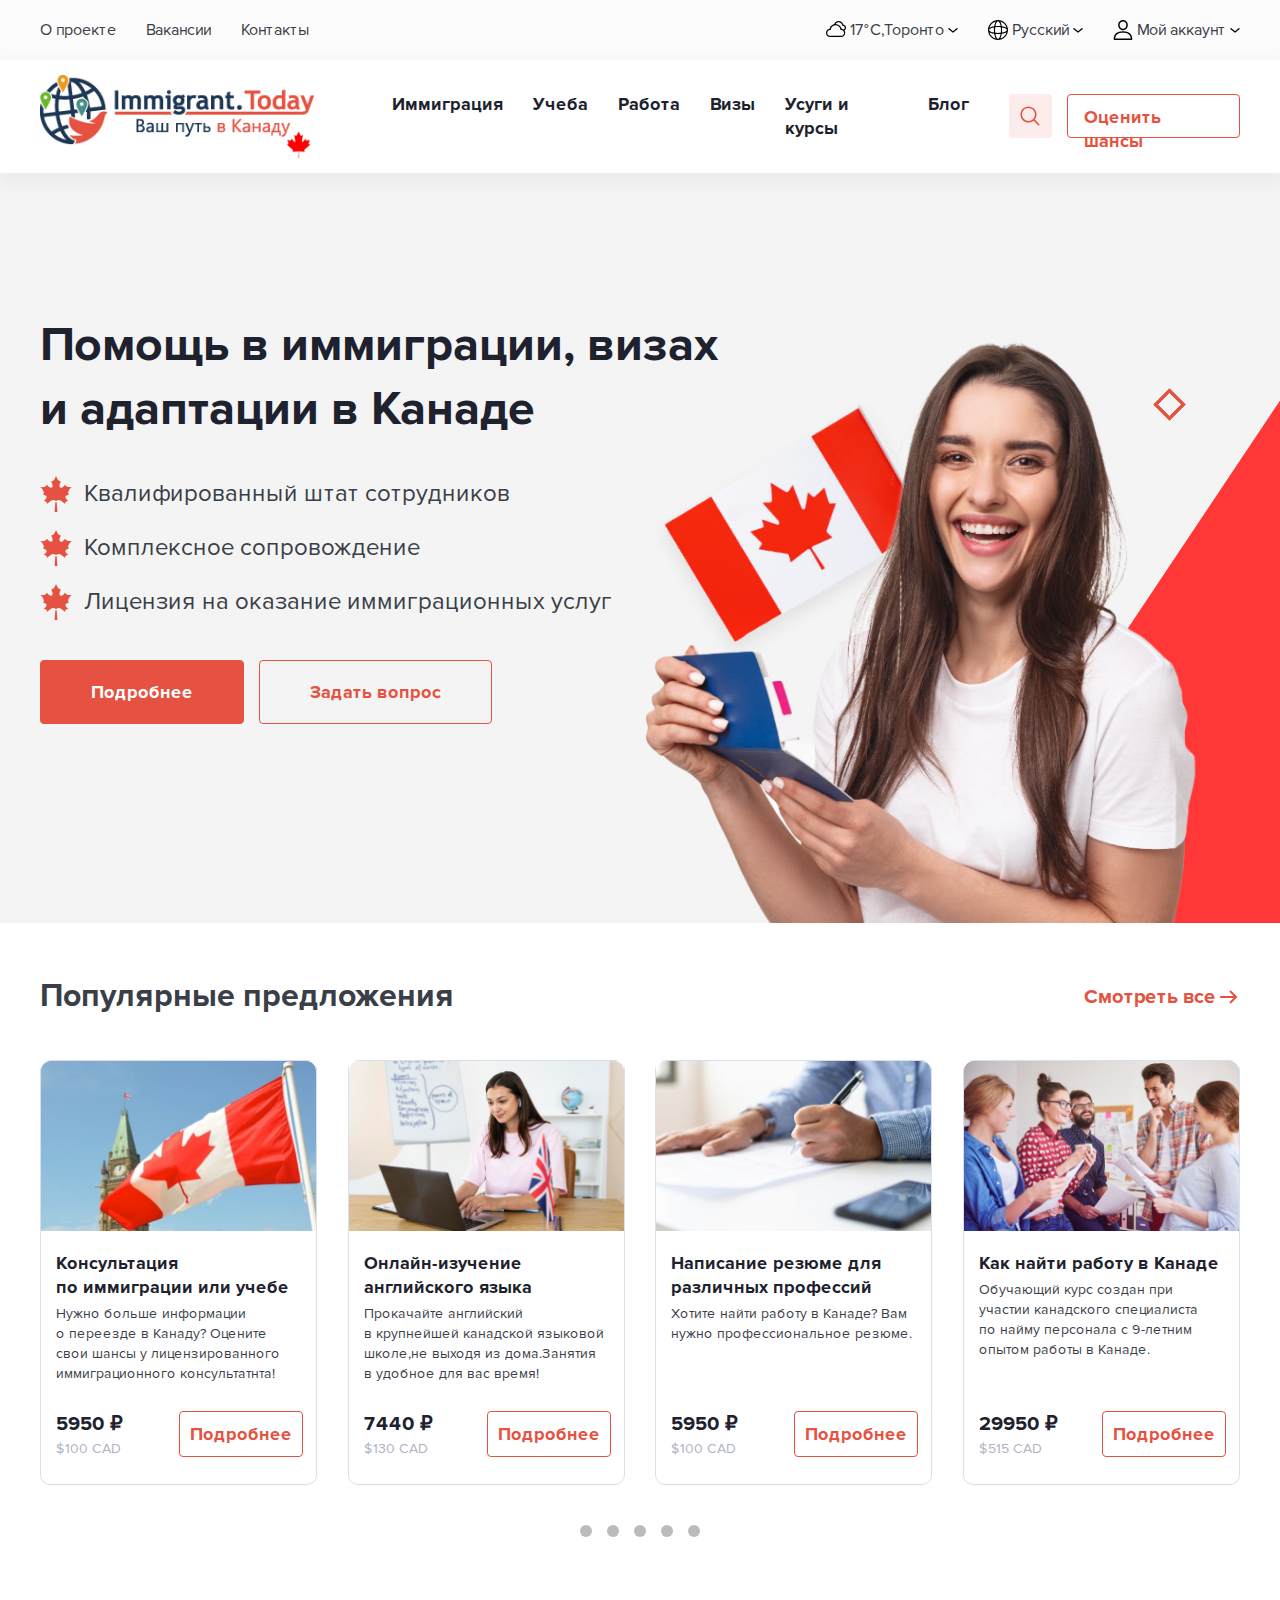
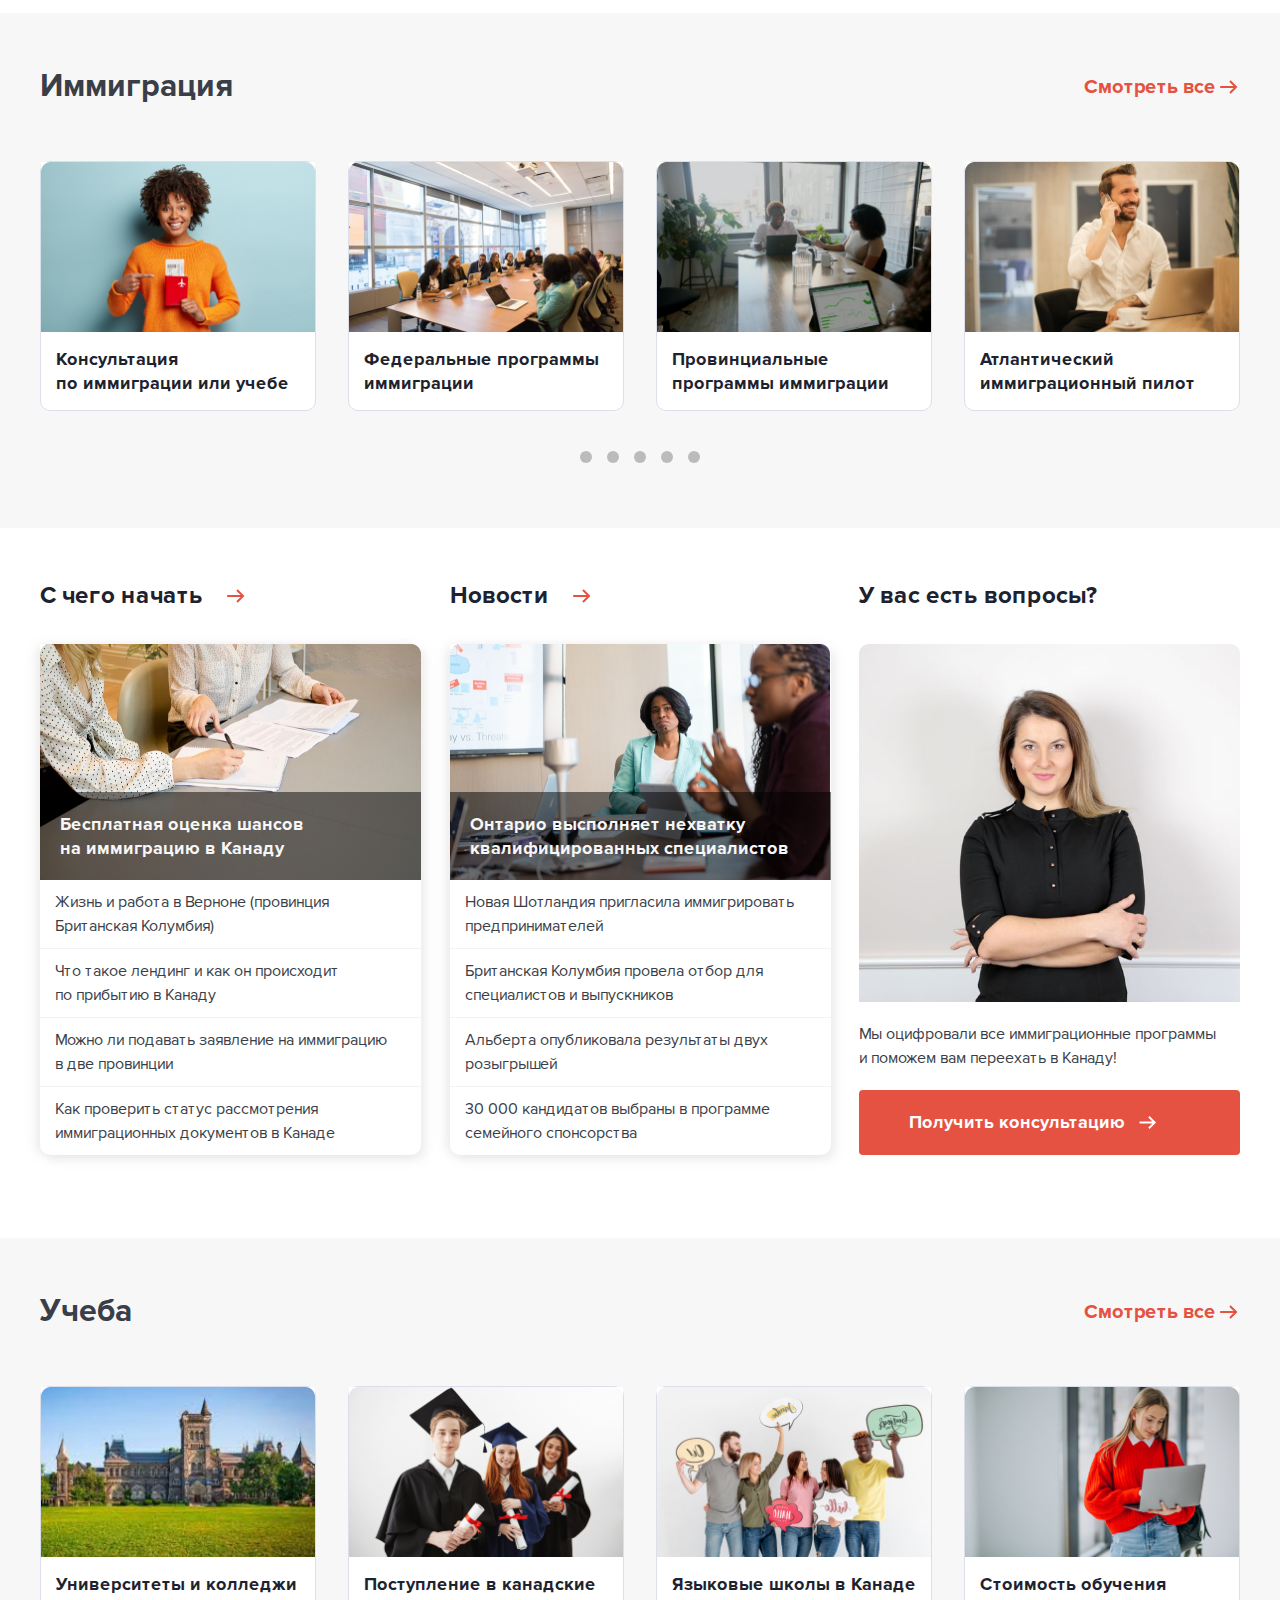
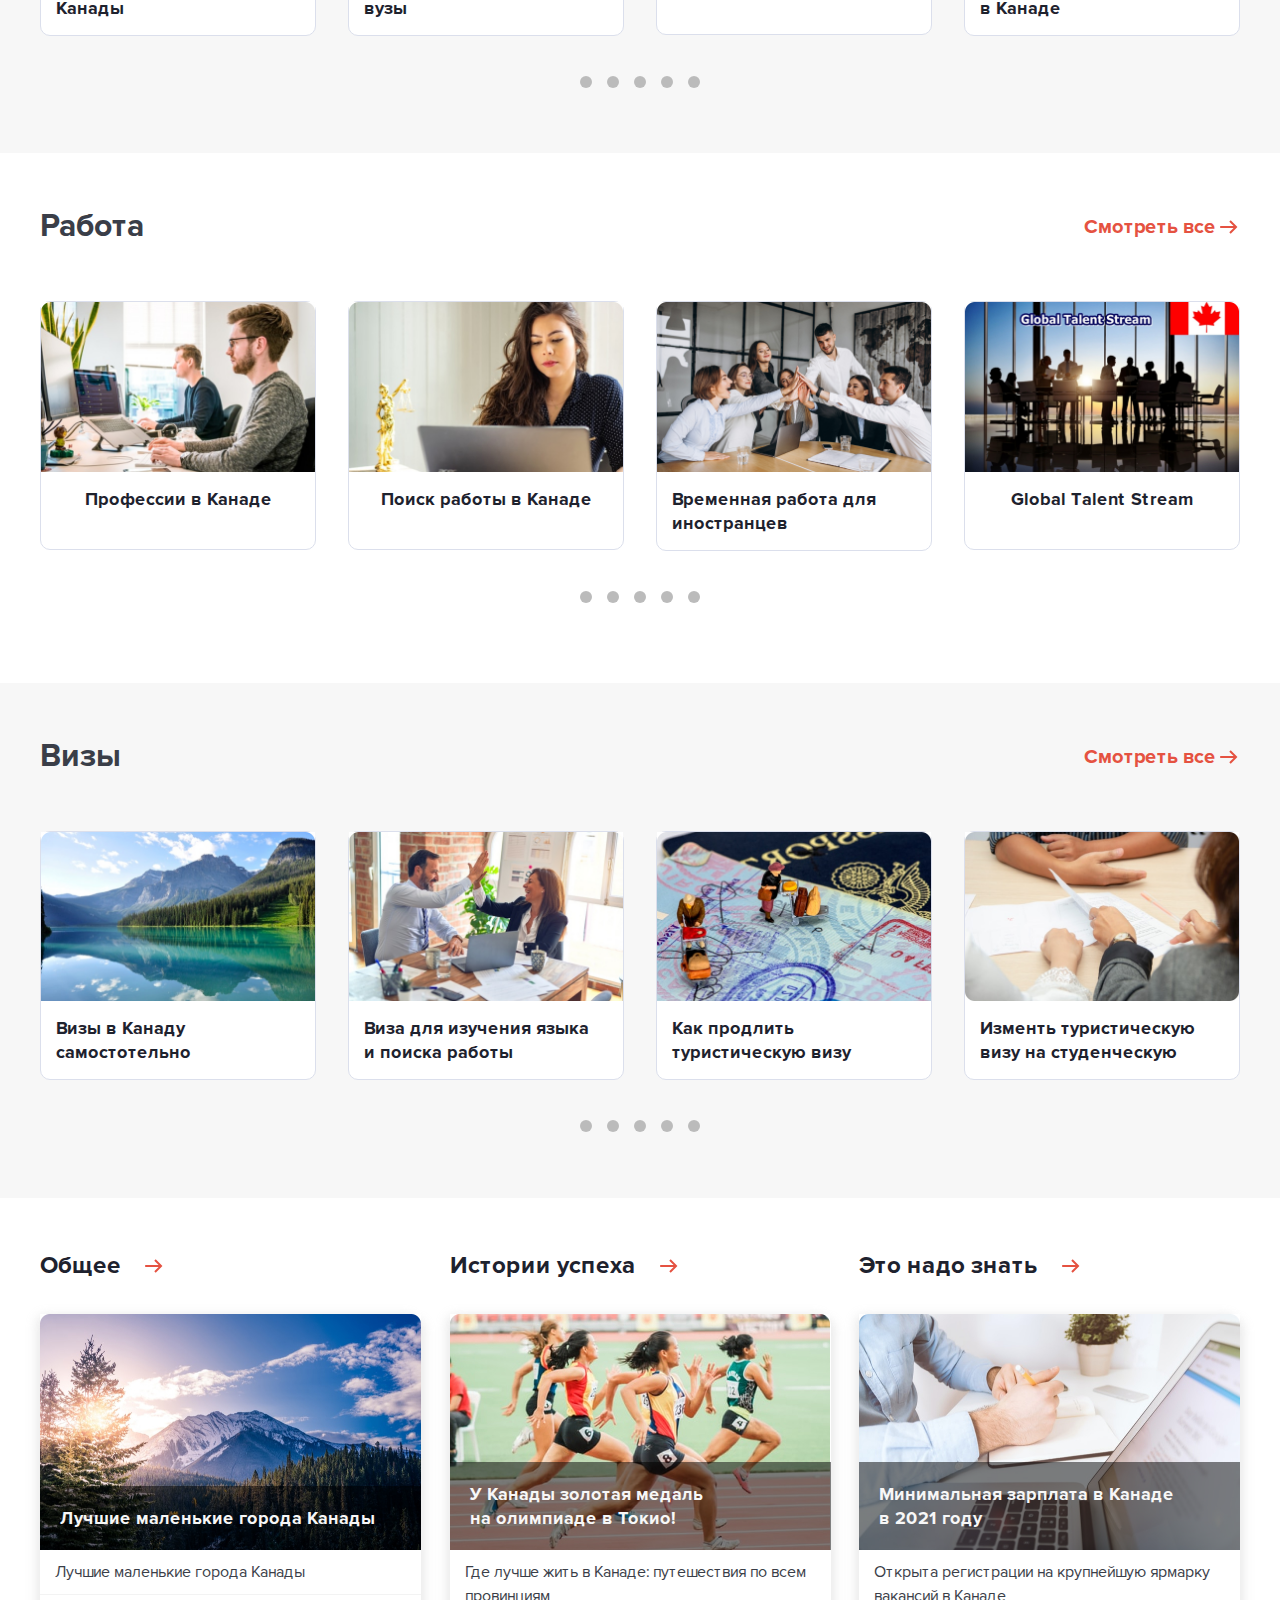
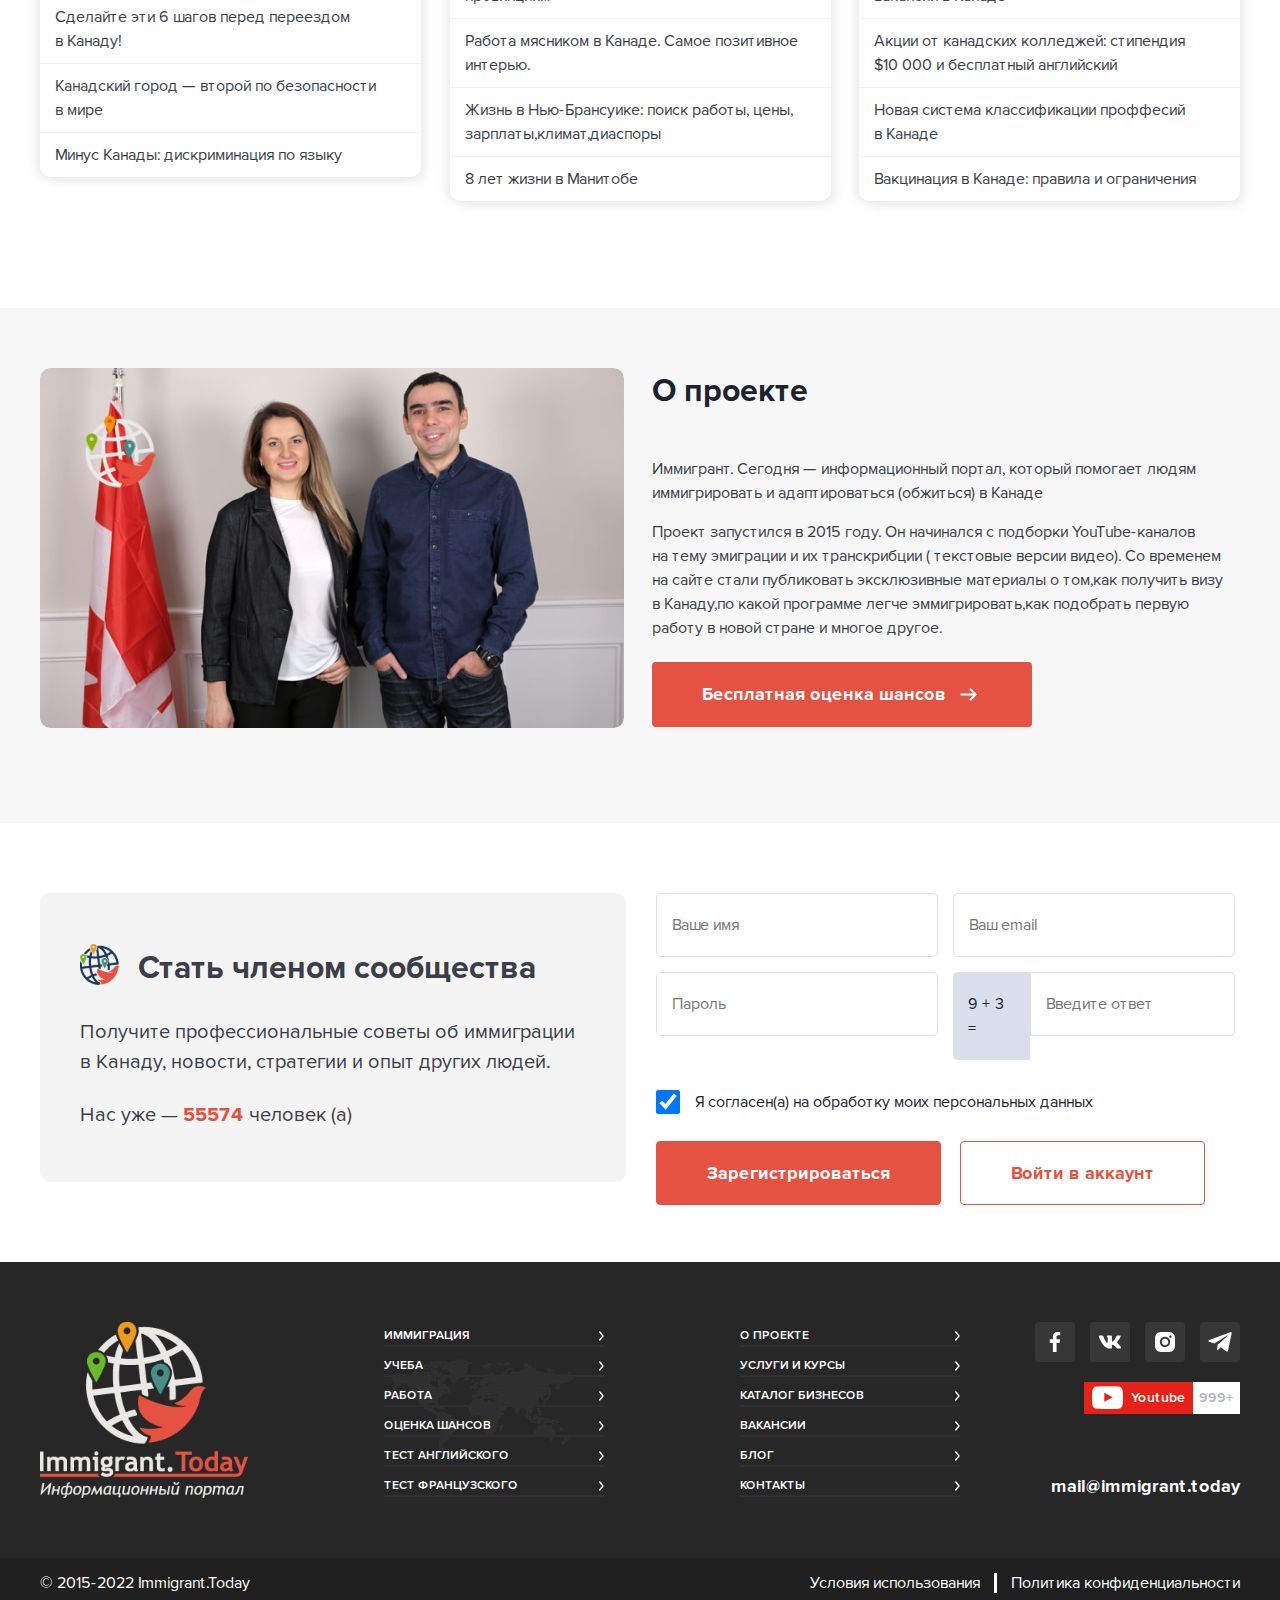
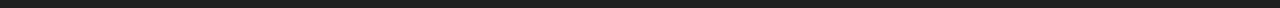
<file: index.html>
<!DOCTYPE html>
<html lang="ru">

<head>
    <meta charset="UTF-8" />
    <meta http-equiv="X-UA-Compatible" content="IE=edge" />
    <meta name="viewport" content="width=device-width, initial-scale=1.0" />
    <title>School Project</title>

    <link rel="stylesheet" href="./css/style.css" />
</head>

<body>
    <!-- NG: Good use of the header tag -->
    <header>
        <!-- NG: I think bg-gray and container can be combined into one div.  You can use more than one class name on an HTML element -->
        <div class="bg-gray">
            <div class="container">
                <div class="top-menu-wrap">
                    <!--Top menu-->
                    <nav>
                        <ul class="top-left-menu">
                            <li><a href="#">О проекте</a></li>
                            <li><a href="#">Вакансии</a></li>
                            <li><a href="#">Контакты</a></li>
                        </ul>
                    </nav>

                    <ul class="top-right-menu">
                        <li>
                            <a href="#">
                                <svg width="20" height="18" viewBox="0 0 20 18" xmlns="http://www.w3.org/2000/svg">
                                    <path
                                        d="M20 7.82644C20 6.20998 18.8162 4.86483 17.2701 4.61213C16.7846 2.49625 14.8909 0.956909 12.673 0.956909C10.6894 0.956909 8.92136 2.20829 8.24553 4.04408C5.93992 4.57093 4.10755 6.40396 3.62359 8.76672C1.58247 9.02854 0 10.7769 0 12.888C0 15.1792 1.864 17.0432 4.15518 17.0432H15.0666C17.3577 17.0432 19.2217 15.1792 19.2217 12.888C19.2217 12.0281 18.9591 11.2285 18.5099 10.565C19.4259 9.97745 20 8.95996 20 7.82644ZM12.6731 2.19402C14.4365 2.19402 15.9221 3.51237 16.1287 5.26066L16.1932 5.80664H16.7429C17.8567 5.80664 18.7629 6.71274 18.7629 7.82644C18.7629 8.60569 18.3259 9.29683 17.6474 9.63394C17.0692 9.17435 16.3661 8.86524 15.5981 8.76668C15.0267 5.97683 12.5754 3.92557 9.68474 3.8911C10.3019 2.8605 11.4297 2.19402 12.6731 2.19402ZM15.0666 15.8061H4.15518C2.54614 15.8061 1.23711 14.497 1.23711 12.888C1.23711 11.279 2.54623 9.96994 4.15538 9.96994H4.70515L4.76965 9.42396C5.05905 6.97452 7.14033 5.12743 9.61085 5.12743C12.0814 5.12743 14.1626 6.97452 14.452 9.42396L14.5165 9.96994H15.0663C16.6754 9.96994 17.9846 11.279 17.9846 12.888C17.9846 14.497 16.6756 15.8061 15.0666 15.8061Z" />
                                </svg>
                                17°C,Торонто
                                <svg class="icon-arrow-down" width="10" height="5" viewBox="0 0 10 5"
                                    xmlns="http://www.w3.org/2000/svg">
                                    <path
                                        d="M5.00002 4.66665C4.84425 4.66695 4.69329 4.6127 4.57335 4.51331L0.573354 1.17998C0.43721 1.06682 0.351594 0.904213 0.335341 0.727929C0.319087 0.551645 0.373529 0.376124 0.486688 0.23998C0.599847 0.103836 0.762454 0.0182197 0.938738 0.00196652C1.11502 -0.0142866 1.29054 0.0401543 1.42669 0.153313L5.00002 3.13998L8.57335 0.25998C8.64154 0.204603 8.72001 0.163249 8.80423 0.138294C8.88846 0.11334 8.97679 0.105277 9.06414 0.11457C9.15149 0.123863 9.23615 0.150327 9.31324 0.192443C9.39033 0.234559 9.45834 0.291496 9.51335 0.35998C9.57441 0.428528 9.62064 0.508945 9.64917 0.596194C9.6777 0.683443 9.6879 0.775644 9.67914 0.867019C9.67038 0.958395 9.64284 1.04698 9.59825 1.12721C9.55367 1.20745 9.49299 1.27762 9.42002 1.33331L5.42002 4.55331C5.29663 4.63699 5.14875 4.67689 5.00002 4.66665Z" />
                                </svg>
                            </a>
                        </li>
                        <li>
                            <a href="#">
                                <svg width="20" height="20" viewBox="0 0 20 20" xmlns="http://www.w3.org/2000/svg">
                                    <path
                                        d="M17.0711 2.92892C15.1823 1.04019 12.6711 0 10 0C7.32895 0 4.81766 1.04019 2.92892 2.92892C1.04019 4.81766 0 7.32895 0 10C0 12.6711 1.04019 15.1823 2.92892 17.0711C4.81766 18.9598 7.32895 20 10 20C12.6711 20 15.1823 18.9598 17.0711 17.0711C18.9598 15.1823 20 12.6711 20 10C20 7.32895 18.9598 4.81766 17.0711 2.92892ZM13.97 7.40494C14.8807 7.56851 15.719 7.78931 16.4517 8.0629C17.9398 8.61862 18.8281 9.3428 18.8281 10C18.8281 10.6572 17.9398 11.3814 16.4517 11.937C15.719 12.2107 14.8807 12.4315 13.97 12.5949C14.0567 11.7593 14.1016 10.8884 14.1016 10C14.1016 9.11163 14.0567 8.24066 13.97 7.40494ZM16.2424 3.75763C17.3801 4.89517 18.1686 6.28876 18.5551 7.80823C18.0936 7.4971 17.5272 7.21375 16.8617 6.96518C15.9676 6.63132 14.933 6.37039 13.81 6.19019C13.6296 5.06699 13.3688 4.03244 13.0348 3.13828C12.7864 2.47284 12.5029 1.90643 12.1918 1.44485C13.7112 1.83136 15.1048 2.61993 16.2424 3.75763ZM12.9297 10C12.9297 10.9561 12.8755 11.8883 12.7718 12.7718C11.8883 12.8755 10.9561 12.9297 10 12.9297C9.04388 12.9297 8.11172 12.8755 7.22824 12.7718C7.12448 11.8883 7.07031 10.9561 7.07031 10C7.07031 9.04388 7.12448 8.11172 7.22824 7.22824C8.11172 7.12448 9.04388 7.07031 10 7.07031C10.9561 7.07031 11.8883 7.12448 12.7718 7.22824C12.8755 8.11172 12.9297 9.04388 12.9297 10ZM10 1.17188C10.6572 1.17188 11.3814 2.06024 11.9371 3.54828C12.2107 4.28101 12.4315 5.11932 12.5951 6.02997C11.7595 5.9433 10.8884 5.89844 10 5.89844C9.11163 5.89844 8.24066 5.9433 7.40509 6.02997C7.56851 5.11932 7.78931 4.28101 8.06305 3.54828C8.61862 2.06024 9.3428 1.17188 10 1.17188ZM3.75763 3.75763C4.89517 2.61993 6.28876 1.83136 7.80823 1.44485C7.4971 1.90643 7.21375 2.47284 6.96518 3.13828C6.63132 4.03244 6.37039 5.06699 6.19019 6.19019C5.06699 6.37039 4.03244 6.63132 3.13828 6.96518C2.47284 7.21375 1.90643 7.4971 1.44485 7.80823C1.83136 6.28876 2.61993 4.89517 3.75763 3.75763ZM3.54828 8.06305C4.28101 7.78931 5.11932 7.56851 6.02997 7.40509C5.9433 8.24066 5.89844 9.11163 5.89844 10C5.89844 10.8884 5.9433 11.7593 6.02997 12.5949C5.11932 12.4315 4.28101 12.2107 3.54828 11.937C2.06024 11.3814 1.17188 10.6572 1.17188 10C1.17188 9.3428 2.06024 8.61862 3.54828 8.06305ZM3.75763 16.2424C2.61993 15.1048 1.83136 13.7112 1.44485 12.1918C1.90643 12.5029 2.47284 12.7863 3.13828 13.0348C4.03244 13.3687 5.06699 13.6296 6.19019 13.8098C6.37039 14.933 6.63132 15.9676 6.96518 16.8617C7.21375 17.5272 7.4971 18.0936 7.80823 18.5551C6.28876 18.1686 4.89517 17.3801 3.75763 16.2424ZM10 18.8281C9.3428 18.8281 8.61862 17.9398 8.06305 16.4517C7.78931 15.719 7.56851 14.8807 7.40509 13.97C8.24066 14.0567 9.11163 14.1016 10 14.1016C10.8884 14.1016 11.7595 14.0567 12.5951 13.97C12.4315 14.8807 12.2107 15.719 11.9371 16.4517C11.3814 17.9398 10.6572 18.8281 10 18.8281ZM16.2424 16.2424C15.1048 17.3801 13.7112 18.1686 12.1918 18.5551C12.5029 18.0936 12.7864 17.5272 13.0348 16.8617C13.3688 15.9676 13.6296 14.933 13.81 13.8098C14.933 13.6296 15.9676 13.3687 16.8617 13.0348C17.5272 12.7863 18.0936 12.5029 18.5551 12.1918C18.1686 13.7112 17.3801 15.1048 16.2424 16.2424Z" />
                                </svg>
                                Русский
                                <svg class="icon-arrow-down" width="10" height="5" viewBox="0 0 10 5"
                                    xmlns="http://www.w3.org/2000/svg">
                                    <path
                                        d="M5.00002 4.66665C4.84425 4.66695 4.69329 4.6127 4.57335 4.51331L0.573354 1.17998C0.43721 1.06682 0.351594 0.904213 0.335341 0.727929C0.319087 0.551645 0.373529 0.376124 0.486688 0.23998C0.599847 0.103836 0.762454 0.0182197 0.938738 0.00196652C1.11502 -0.0142866 1.29054 0.0401543 1.42669 0.153313L5.00002 3.13998L8.57335 0.25998C8.64154 0.204603 8.72001 0.163249 8.80423 0.138294C8.88846 0.11334 8.97679 0.105277 9.06414 0.11457C9.15149 0.123863 9.23615 0.150327 9.31324 0.192443C9.39033 0.234559 9.45834 0.291496 9.51335 0.35998C9.57441 0.428528 9.62064 0.508945 9.64917 0.596194C9.6777 0.683443 9.6879 0.775644 9.67914 0.867019C9.67038 0.958395 9.64284 1.04698 9.59825 1.12721C9.55367 1.20745 9.49299 1.27762 9.42002 1.33331L5.42002 4.55331C5.29663 4.63699 5.14875 4.67689 5.00002 4.66665Z" />
                                </svg>
                            </a>
                        </li>
                        <li>
                            <a href="#">
                                <svg width="20" height="20" viewBox="0 0 20 20" xmlns="http://www.w3.org/2000/svg">
                                    <path
                                        d="M9.9999 11.2652C3.99064 11.2652 0.681152 14.108 0.681152 19.2701C0.681152 19.6732 1.00791 20 1.41107 20H18.5887C18.9919 20 19.3186 19.6732 19.3186 19.2701C19.3186 14.1083 16.0092 11.2652 9.9999 11.2652ZM2.16756 18.5402C2.45467 14.6805 5.08603 12.7251 9.9999 12.7251C14.9138 12.7251 17.5452 14.6805 17.8325 18.5402H2.16756Z" />
                                    <path
                                        d="M10 0C7.23969 0 5.1582 2.12336 5.1582 4.93895C5.1582 7.83699 7.33023 10.1944 10 10.1944C12.6698 10.1944 14.8419 7.83699 14.8419 4.93918C14.8419 2.12336 12.7604 0 10 0ZM10 8.7348C8.13508 8.7348 6.61805 7.03211 6.61805 4.93918C6.61805 2.92313 8.04043 1.45984 10 1.45984C11.9283 1.45984 13.382 2.95547 13.382 4.93918C13.382 7.03211 11.865 8.7348 10 8.7348Z" />
                                </svg>
                                Мой аккаунт
                                <svg class="icon-arrow-down" width="10" height="5" viewBox="0 0 10 5"
                                    xmlns="http://www.w3.org/2000/svg">
                                    <path
                                        d="M5.00002 4.66665C4.84425 4.66695 4.69329 4.6127 4.57335 4.51331L0.573354 1.17998C0.43721 1.06682 0.351594 0.904213 0.335341 0.727929C0.319087 0.551645 0.373529 0.376124 0.486688 0.23998C0.599847 0.103836 0.762454 0.0182197 0.938738 0.00196652C1.11502 -0.0142866 1.29054 0.0401543 1.42669 0.153313L5.00002 3.13998L8.57335 0.25998C8.64154 0.204603 8.72001 0.163249 8.80423 0.138294C8.88846 0.11334 8.97679 0.105277 9.06414 0.11457C9.15149 0.123863 9.23615 0.150327 9.31324 0.192443C9.39033 0.234559 9.45834 0.291496 9.51335 0.35998C9.57441 0.428528 9.62064 0.508945 9.64917 0.596194C9.6777 0.683443 9.6879 0.775644 9.67914 0.867019C9.67038 0.958395 9.64284 1.04698 9.59825 1.12721C9.55367 1.20745 9.49299 1.27762 9.42002 1.33331L5.42002 4.55331C5.29663 4.63699 5.14875 4.67689 5.00002 4.66665Z" />
                                </svg>
                            </a>
                        </li>
                    </ul>
                </div>
                <!--top menu wrap-->
            </div>
        </div>
        <!-- main menu wrap-->
        <!-- NG:  combine box-shadow and container divs into one element --> 
        <div class="box-shadow">
            <div class="container">
                <div class="main-menu-wrap">
                    <a href="index.html"><img src="img/logo.svg" alt="Logo" /></a>
                    <nav>
                        <ul class="main-menu">
                            <li><a href="immigration.html">Иммиграция</a></li>
                            <li><a href="#">Учеба</a></li>
                            <li><a href="#">Работа</a></li>
                            <li><a href="#">Визы</a></li>
                            <li><a href="#">Усуги и курсы</a></li>
                            <li><a href="#">Блог</a></li>
                        </ul>
                    </nav>
                    <button class="btn-search" name="search">
                        
                        <img src="img/icons/icon-search.svg" alt="Search" />
                    </button>
                    <a href="#" class="btn-transparent">Оценить шансы</a>
                </div>
            </div>
        </div>
        <!-- main menu wrap close-->
        <!-- container close-->
    </header>

    <main>
        <!-- NG: Combine home, container, and home-content into one section element -->
        <section class="home">
            <div class="container">
                <div class="home-content">
                    <h1 class="home-heading">
                        Помощь в&nbsp;иммиграции, визах<br />и&nbsp;адаптации
                        в&nbsp;Канаде
                    </h1>
                    <ul class="home-list">
                        <li>
                            <img src="img/icons/icon-maple.svg" class="icon-maple" alt="Maple icon" />Квалифированный
                            штат сотрудников
                        </li>
                        <li>
                            <img src="img/icons/icon-maple.svg" class="icon-maple" alt="Maple icon" />Комплексное
                            сопровождение
                        </li>
                        <li>
                            <img src="img/icons/icon-maple.svg" class="icon-maple" alt="Maple icon" />Лицензия на
                            оказание иммиграционных услуг
                        </li>
                    </ul>
                    <div class="home-btn-group">
                        <a href="#" class="btn-red btn">Подробнее</a>
                        <a href="#" class="btn">Задать вопрос</a>
                    </div>
                    <img src="img/bg-image.jpg" class="bg-image-main" alt="background image" />
                    <img src="img/flag.png" class="bg-image-flag" alt="background image flag" />
                    <img src="img/rectangle.svg" class="bg-image-rectangle" alt="rectangle" />
                    <img src="img/dots-vertical.svg" class="dots-vertical" alt="Vertical dots" />
                    <img src="img/dots-horizontal.svg" class="dots-horizontal" alt="Horizontal dots" />
                    <img src="img/diamond.svg" class="diamond-left" alt="Diamond" />
                    <img src="img/diamond.svg" class="diamond-right" alt="Diamond" />
                </div>
            </div>
        </section>
        
         <!-- NG: Combine offer and container into one element -->
        <section class="offer">
            <div class="container">
                <div class="offer-row">
                    <h2 class="offer-heading">Популярные предложения</h2>
                    <div>
                        <a href="#">Смотреть все
                            <svg width="24" height="24" viewBox="0 0 24 24" xmlns="http://www.w3.org/2000/svg">
                                <path fill-rule="evenodd" clip-rule="evenodd"
                                    d="M20.7071 11.2929L14.7071 5.29291L13.2929 6.70712L17.5858 11H5C4.44771 11 4 11.4477 4 12C4 12.5523 4.44771 13 5 13H17.5858L13.2929 17.2929L14.7071 18.7071L20.7071 12.7071L21.4142 12L20.7071 11.2929Z"
                                    fill="#E55241" />
                            </svg>
                        </a>
                    </div>
                </div>
                <div class="cards">
                    <div class="card">
                         <!-- NG: Good class names for cards these are very well structured -->
                        <a href="#"><img src="img/image-card-1.jpg" alt="Image card 1" /></a>
                        <div class="card-content">
                            <a href="#" class="card-link">Консультация по&nbsp;иммиграции или учебе</a>
                            <p>
                                Нужно больше информации о&nbsp;переезде в&nbsp;Канаду? Оцените
                                свои шансы у&nbsp;лицензированного иммиграционного
                                консультатнта!
                            </p>
                            <div class="price-block">
                                <div>
                                    <span class="price-bold">5950&nbsp;₽</span><span>$100&nbsp;CAD</span>
                                </div>
                                <a href="#" class="card-btn">Подробнее</a>
                            </div>
                        </div>
                    </div>
                    <div class="card">
                        <a href="#"><img src="img/image-card-2.jpg" alt="Image card 2" /></a>
                        <div class="card-content">
                            <a href="#" class="card-link">Онлайн-изучение английского языка</a>
                            <p>
                                Прокачайте английский в&nbsp;крупнейшей канадской языковой
                                школе,не выходя из&nbsp;дома.Занятия в&nbsp;удобное для вас
                                время!
                            </p>
                            <div class="price-block">
                                <div>
                                    <span class="price-bold">7440&nbsp;₽</span><span>$130&nbsp;CAD</span>
                                </div>
                                <a href="#" class="card-btn">Подробнее</a>
                            </div>
                        </div>
                    </div>
                    <div class="card">
                        <a href="#"><img src="img/image-card-3.jpg" alt="Image card 3" /></a>
                        <div class="card-content">
                            <a href="#" class="card-link">Написание резюме для различных профессий</a>
                            <p>
                                Хотите найти работу в&nbsp;Канаде? Вам нужно профессиональное
                                резюме.
                            </p>
                            <div class="price-block">
                                <div>
                                    <span class="price-bold">5950&nbsp;₽</span><span>$100&nbsp;CAD</span>
                                </div>
                                <a href="#" class="card-btn">Подробнее</a>
                            </div>
                        </div>
                    </div>
                    <div class="card">
                        <a href="#"><img src="img/image-card-4.jpg" alt="Image card 4" /></a>
                        <div class="card-content">
                            <a href="#" class="card-link">Как найти работу в&nbsp;Канаде</a>
                            <p>
                                Обучающий курс создан при участии канадского специалиста
                                по&nbsp;найму персонала с&nbsp;9-летним опытом работы
                                в&nbsp;Канаде.
                            </p>
                            <div class="price-block">
                                <div>
                                    <span class="price-bold">29950&nbsp;₽</span><span>$515&nbsp;CAD</span>
                                </div>
                                <a href="#" class="card-btn">Подробнее</a>
                            </div>
                        </div>
                    </div>
                </div>
                <div class="slider-nav">
                    <span class="circle"></span>
                    <span class="circle"></span>
                    <span class="circle"></span>
                    <span class="circle"></span>
                    <span class="circle"></span>
                </div>
            </div>
        </section>
       <!-- NG: Combine grey and container last comment like this.  -->
        <section class="grey">
            <div class="container">
                <div class="grey-row">
                    <h2 class="heading">Иммиграция</h2>
                    <div>
                        <a href="#">Смотреть все
                            <svg width="24" height="24" viewBox="0 0 24 24" xmlns="http://www.w3.org/2000/svg">
                                <path fill-rule="evenodd" clip-rule="evenodd"
                                    d="M20.7071 11.2929L14.7071 5.29291L13.2929 6.70712L17.5858 11H5C4.44771 11 4 11.4477 4 12C4 12.5523 4.44771 13 5 13H17.5858L13.2929 17.2929L14.7071 18.7071L20.7071 12.7071L21.4142 12L20.7071 11.2929Z"
                                    fill="#E55241" />
                            </svg>
                        </a>
                    </div>
                </div>
                <div class="boxes">
                    <div class="box">
                        <a href="#"><img src="img/box-1.jpg" alt="Box 1" /></a>
                        <a href="#" class="box-link">Консультация по&nbsp;иммиграции или учебе</a>
                    </div>
                    <div class="box">
                        <a href="#"><img src="img/box-2.jpg" alt="Box 2" /></a>
                        <a href="#" class="box-link">Федеральные программы иммиграции</a>
                    </div>
                    <div class="box">
                        <a href="#"><img src="img/box-3.jpg" alt="Box 3" /></a>
                        <a href="#" class="box-link">Провинциальные программы иммиграции</a>
                    </div>
                    <div class="box">
                        <a href="#"><img src="img/box-4.jpg" alt="Box 4" /></a>
                        <a href="#" class="box-link">Атлантический иммиграционный пилот</a>
                    </div>
                </div>
                <div class="slider-nav">
                    <span class="circle"></span>
                    <span class="circle"></span>
                    <span class="circle"></span>
                    <span class="circle"></span>
                    <span class="circle"></span>
                </div>
            </div>
        </section>
        <!-- NG: Combine section.new and div.container into one element -->
        <section class="news">
            <div class="container">
                <div class="news-columns">
                    <div class="news-item">
                        <h2 class="news-heading">
                            С чего начать
                            <svg class="read-more" width="24" height="24" viewBox="0 0 24 24"
                                xmlns="http://www.w3.org/2000/svg">
                                <path fill-rule="evenodd" clip-rule="evenodd"
                                    d="M20.7071 11.2929L14.7071 5.29291L13.2929 6.70712L17.5858 11H5C4.44771 11 4 11.4477 4 12C4 12.5523 4.44771 13 5 13H17.5858L13.2929 17.2929L14.7071 18.7071L20.7071 12.7071L21.4142 12L20.7071 11.2929Z"
                                    fill="#E55241" />
                            </svg>
                        </h2>
                        <div class="news-column">
                            <div class="news-block">
                                <div class="news-img">
                                    <a href="#">
                                        <img src="img/new-1.jpg" alt="New 1" />
                                        <span>Бесплатная оценка шансов на&nbsp;иммиграцию
                                            в&nbsp;Канаду</span>
                                    </a>
                                </div>
                                <ul class="news-links">
                                    <li>
                                        <a href="#">Жизнь и&nbsp;работа в&nbsp;Верноне (провинция
                                            Британская Колумбия)</a>
                                    </li>
                                    <li>
                                        <a href="#">Что такое лендинг и&nbsp;как он&nbsp;происходит
                                            по&nbsp;прибытию в&nbsp;Канаду</a>
                                    </li>
                                    <li>
                                        <a href="#">Можно&nbsp;ли подавать заявление на&nbsp;иммиграцию
                                            в&nbsp;две провинции</a>
                                    </li>
                                    <li>
                                        <a href="#">Как проверить статус рассмотрения иммиграционных
                                            документов в&nbsp;Канаде</a>
                                    </li>
                                </ul>
                            </div>
                        </div>
                    </div>
                    <div class="news-item">
                        <h2 class="news-heading">
                            Новости
                            <svg class="read-more" width="24" height="24" viewBox="0 0 24 24"
                                xmlns="http://www.w3.org/2000/svg">
                                <path fill-rule="evenodd" clip-rule="evenodd"
                                    d="M20.7071 11.2929L14.7071 5.29291L13.2929 6.70712L17.5858 11H5C4.44771 11 4 11.4477 4 12C4 12.5523 4.44771 13 5 13H17.5858L13.2929 17.2929L14.7071 18.7071L20.7071 12.7071L21.4142 12L20.7071 11.2929Z"
                                    fill="#E55241" />
                            </svg>
                        </h2>
                        <div class="news-column">
                            <div class="news-block">
                                <div class="news-img">
                                    <a href="#">
                                        <img src="img/new-2.jpg" alt="New 2" />
                                        <span>Онтарио высполняет нехватку квалифицированных
                                            специалистов</span>
                                    </a>
                                </div>
                                <ul class="news-links">
                                    <li>
                                        <a href="#">Новая Шотландия пригласила иммигрировать
                                            предпринимателей</a>
                                    </li>
                                    <li>
                                        <a href="#">Британская Колумбия провела отбор для специалистов
                                            и&nbsp;выпускников</a>
                                    </li>
                                    <li>
                                        <a href="#">Альберта опубликовала результаты двух розыгрышей</a>
                                    </li>
                                    <li>
                                        <a href="#">30&nbsp;000 кандидатов выбраны в&nbsp;программе
                                            семейного спонсорства</a>
                                    </li>
                                </ul>
                            </div>
                        </div>
                    </div>
                    <div class="news-item">
                        <h2 class="news-heading">У вас есть вопросы?</h2>
                        <div class="director-column">
                            <div class="director-block">
                                <div class="director-img">
                                    <img src="img/director.jpg" alt="Director" />
                                </div>
                                <p>
                                    Мы&nbsp;оцифровали все иммиграционные программы
                                    и&nbsp;поможем вам переехать в&nbsp;Канаду!
                                </p>
                                <div class="director-btn">
                                    <a href="#">
                                        <span>Получить консультацию</span>
                                        <svg width="24" height="24" viewBox="0 0 24 24"
                                            xmlns="http://www.w3.org/2000/svg">
                                            <path fill-rule="evenodd" clip-rule="evenodd"
                                                d="M20.7071 11.2929L14.7071 5.29291L13.2929 6.70712L17.5858 11H5C4.44771 11 4 11.4477 4 12C4 12.5523 4.44771 13 5 13H17.5858L13.2929 17.2929L14.7071 18.7071L20.7071 12.7071L21.4142 12L20.7071 11.2929Z"
                                                fill="#E55241" />
                                        </svg>
                                    </a>
                                </div>
                            </div>
                        </div>
                    </div>
                </div>
            </div>
        </section>
        <section class="grey">
            <div class="container">
                <div class="grey-row">
                    <h2 class="heading">Учеба</h2>
                    <div>
                        <a href="#">Смотреть все
                            <svg width="24" height="24" viewBox="0 0 24 24" xmlns="http://www.w3.org/2000/svg">
                                <path fill-rule="evenodd" clip-rule="evenodd"
                                    d="M20.7071 11.2929L14.7071 5.29291L13.2929 6.70712L17.5858 11H5C4.44771 11 4 11.4477 4 12C4 12.5523 4.44771 13 5 13H17.5858L13.2929 17.2929L14.7071 18.7071L20.7071 12.7071L21.4142 12L20.7071 11.2929Z"
                                    fill="#E55241" />
                            </svg>
                        </a>
                    </div>
                </div>
                <div class="boxes">
                    <div class="box">
                        <a href="#"><img src="img/study-1.jpg" alt="Study 1" /></a>
                        <a href="#" class="box-link">Университеты и&nbsp;колледжи Канады</a>
                    </div>
                    <div class="box">
                        <a href="#"><img src="img/study-2.jpg" alt="Study 2" /></a>
                        <a href="#" class="box-link">Поступление в&nbsp;канадские вузы</a>
                    </div>
                    <div class="box">
                        <a href="#"><img src="img/study-3.jpg" alt="Study 3" /></a>
                        <a href="#" class="box-link">Языковые школы в&nbsp;Канаде</a>
                    </div>
                    <div class="box">
                        <a href="#"><img src="img/study-4.jpg" alt="Study 4" /></a>
                        <a href="#" class="box-link">Стоимость обучения в&nbsp;Канаде</a>
                    </div>
                </div>
                <div class="slider-nav">
                    <span class="circle"></span>
                    <span class="circle"></span>
                    <span class="circle"></span>
                    <span class="circle"></span>
                    <span class="circle"></span>
                </div>
            </div>
        </section>
        <section class="white">
            <div class="container">
                <div class="white-row">
                    <h2 class="heading">Работа</h2>
                    <div>
                        <a href="#">Смотреть все
                            <svg width="24" height="24" viewBox="0 0 24 24" xmlns="http://www.w3.org/2000/svg">
                                <path fill-rule="evenodd" clip-rule="evenodd"
                                    d="M20.7071 11.2929L14.7071 5.29291L13.2929 6.70712L17.5858 11H5C4.44771 11 4 11.4477 4 12C4 12.5523 4.44771 13 5 13H17.5858L13.2929 17.2929L14.7071 18.7071L20.7071 12.7071L21.4142 12L20.7071 11.2929Z"
                                    fill="#E55241" />
                            </svg>
                        </a>
                    </div>
                </div>
                <div class="boxes">
                    <div class="box">
                        <a href="#"><img src="img/work-1.jpg" alt="Work 1" /></a>
                        <a href="#" class="box-link">Профессии в&nbsp;Канаде</a>
                    </div>
                    <div class="box">
                        <a href="#"><img src="img/work-2.jpg" alt="Work 2" /></a>
                        <a href="#" class="box-link">Поиск работы в&nbsp;Канаде</a>
                    </div>
                    <div class="box">
                        <a href="#"><img src="img/work-3.jpg" alt="Work 3" /></a>
                        <a href="#" class="box-link">Временная работа для иностранцев</a>
                    </div>
                    <div class="box">
                        <a href="#"><img src="img/work-4.jpg" alt="Work 4" /></a>
                        <a href="#" class="box-link">Global Talent Stream</a>
                    </div>
                </div>
                <div class="slider-nav">
                    <span class="circle"></span>
                    <span class="circle"></span>
                    <span class="circle"></span>
                    <span class="circle"></span>
                    <span class="circle"></span>
                </div>
            </div>
        </section>
        <section class="grey">
            <div class="container">
                <div class="grey-row">
                    <h2 class="heading">Визы</h2>
                    <div>
                        <a href="#">Смотреть все
                            <svg width="24" height="24" viewBox="0 0 24 24" xmlns="http://www.w3.org/2000/svg">
                                <path fill-rule="evenodd" clip-rule="evenodd"
                                    d="M20.7071 11.2929L14.7071 5.29291L13.2929 6.70712L17.5858 11H5C4.44771 11 4 11.4477 4 12C4 12.5523 4.44771 13 5 13H17.5858L13.2929 17.2929L14.7071 18.7071L20.7071 12.7071L21.4142 12L20.7071 11.2929Z"
                                    fill="#E55241" />
                            </svg>
                        </a>
                    </div>
                </div>
                <div class="boxes">
                    <div class="box">
                        <a href="#"><img src="img/visas-1.jpg" alt="Visa 1" /></a>
                        <a href="#" class="box-link">Визы в&nbsp;Канаду самостотельно</a>
                    </div>
                    <div class="box">
                        <a href="#"><img src="img/visas-2.jpg" alt="Visa 2" /></a>
                        <a href="#" class="box-link">Виза для изучения языка и&nbsp;поиска работы</a>
                    </div>
                    <div class="box">
                        <a href="#"><img src="img/visas-3.jpg" alt="Visa 3" /></a>
                        <a href="#" class="box-link">Как продлить туристическую визу</a>
                    </div>
                    <div class="box">
                        <a href="#"><img src="img/visas-4.jpg" alt="Visa 4" /></a>
                        <a href="#" class="box-link">Изменть туристическую визу на&nbsp;студенческую</a>
                    </div>
                </div>
                <div class="slider-nav">
                    <span class="circle"></span>
                    <span class="circle"></span>
                    <span class="circle"></span>
                    <span class="circle"></span>
                    <span class="circle"></span>
                </div>
            </div>
        </section>
        <section class="news">
            <div class="container">
                <div class="news-columns">
                    <div class="news-item">
                        <h2 class="news-heading">
                            Общее
                            <svg class="read-more" width="24" height="24" viewBox="0 0 24 24"
                                xmlns="http://www.w3.org/2000/svg">
                                <path fill-rule="evenodd" clip-rule="evenodd"
                                    d="M20.7071 11.2929L14.7071 5.29291L13.2929 6.70712L17.5858 11H5C4.44771 11 4 11.4477 4 12C4 12.5523 4.44771 13 5 13H17.5858L13.2929 17.2929L14.7071 18.7071L20.7071 12.7071L21.4142 12L20.7071 11.2929Z"
                                    fill="#E55241" />
                            </svg>
                        </h2>
                        <div class="news-column">
                            <div class="news-block">
                                <div class="news-img">
                                    <a href="#">
                                        <img src="img/article-1.jpg" alt="Article 1" />
                                        <span>Лучшие маленькие города Канады</span>
                                    </a>
                                </div>
                                <ul class="news-links">
                                    <li><a href="#">Лучшие маленькие города Канады</a></li>
                                    <li>
                                        <a href="#">Сделайте эти 6&nbsp;шагов перед переездом
                                            в&nbsp;Канаду!</a>
                                    </li>
                                    <li>
                                        <a href="#">Канадский город&nbsp;&mdash; второй
                                            по&nbsp;безопасности в&nbsp;мире</a>
                                    </li>
                                    <li>
                                        <a href="#">Минус Канады: дискриминация по&nbsp;языку</a>
                                    </li>
                                </ul>
                            </div>
                        </div>
                    </div>
                    <div class="news-item">
                        <h2 class="news-heading">
                            Истории успеха
                            <svg class="read-more" width="24" height="24" viewBox="0 0 24 24"
                                xmlns="http://www.w3.org/2000/svg">
                                <path fill-rule="evenodd" clip-rule="evenodd"
                                    d="M20.7071 11.2929L14.7071 5.29291L13.2929 6.70712L17.5858 11H5C4.44771 11 4 11.4477 4 12C4 12.5523 4.44771 13 5 13H17.5858L13.2929 17.2929L14.7071 18.7071L20.7071 12.7071L21.4142 12L20.7071 11.2929Z"
                                    fill="#E55241" />
                            </svg>
                        </h2>
                        <div class="news-column">
                            <div class="news-block">
                                <div class="news-img">
                                    <a href="#">
                                        <img src="img/article-2.jpg" alt="Article 2" />
                                        <span>У&nbsp;Канады золотая медаль на&nbsp;олимпиаде
                                            в&nbsp;Токио!</span>
                                    </a>
                                </div>
                                <ul class="news-links">
                                    <li>
                                        <a href="#">Где лучше жить в&nbsp;Канаде: путешествия по&nbsp;всем
                                            провинциям</a>
                                    </li>
                                    <li>
                                        <a href="#">Работа мясником в&nbsp;Канаде. Самое позитивное
                                            интерью.</a>
                                    </li>
                                    <li>
                                        <a href="#">Жизнь в&nbsp;Нью-Брансуике: поиск работы, цены,
                                            зарплаты,климат,диаспоры</a>
                                    </li>
                                    <li><a href="#">8&nbsp;лет жизни в&nbsp;Манитобе</a></li>
                                </ul>
                            </div>
                        </div>
                    </div>
                    <div class="news-item">
                        <h2 class="news-heading">
                            Это надо знать
                            <svg class="read-more" width="24" height="24" viewBox="0 0 24 24"
                                xmlns="http://www.w3.org/2000/svg">
                                <path fill-rule="evenodd" clip-rule="evenodd"
                                    d="M20.7071 11.2929L14.7071 5.29291L13.2929 6.70712L17.5858 11H5C4.44771 11 4 11.4477 4 12C4 12.5523 4.44771 13 5 13H17.5858L13.2929 17.2929L14.7071 18.7071L20.7071 12.7071L21.4142 12L20.7071 11.2929Z"
                                    fill="#E55241" />
                            </svg>
                        </h2>
                        <div class="news-column">
                            <div class="news-block">
                                <div class="news-img">
                                    <a href="#">
                                        <img src="img/article-3.jpg" alt="Article 3" />
                                        <span>Минимальная зарплата в&nbsp;Канаде в&nbsp;2021
                                            году</span>
                                    </a>
                                </div>
                                <ul class="news-links">
                                    <li>
                                        <a href="#">Открыта регистрации на&nbsp;крупнейшую ярмарку вакансий
                                            в&nbsp;Канаде</a>
                                    </li>
                                    <li>
                                        <a href="#">Акции от&nbsp;канадских колледжей: стипендия
                                            $10&nbsp;000 и&nbsp;бесплатный английский</a>
                                    </li>
                                    <li>
                                        <a href="#">Новая система классификации проффесий в&nbsp;Канаде</a>
                                    </li>
                                    <li>
                                        <a href="#">Вакцинация в&nbsp;Канаде: правила и&nbsp;ограничения</a>
                                    </li>
                                </ul>
                            </div>
                        </div>
                    </div>
                </div>
            </div>
        </section>
        <section class="grey">
            <div class="container">
                <div class="about-project">
                    <div class="about-project-img">
                        <img src="img/about-us.jpg" alt="About Us" />
                    </div>
                    <div class="about-project-content">
                        <h2>О&nbsp;проекте</h2>
                        <p>
                            Иммигрант. Сегодня&nbsp;&mdash; информационный портал, который
                            помогает людям иммигрировать и&nbsp;адаптироваться (обжиться)
                            в&nbsp;Канаде
                        </p>
                        <p>
                            Проект запустился в&nbsp;2015&nbsp;году. Он&nbsp;начинался
                            с&nbsp;подборки YouTube-каналов на&nbsp;тему эмиграции
                            и&nbsp;их&nbsp;транскрибции ( текстовые версии видео).
                            Со&nbsp;временем на&nbsp;сайте стали публиковать эксклюзивные
                            материалы о&nbsp;том,как получить визу в&nbsp;Канаду,по какой
                            программе легче эммигрировать,как подобрать первую работу
                            в&nbsp;новой стране и&nbsp;многое другое.
                        </p>
                        <div class="about-us-btn">
                            <a href="#">
                                <span>Бесплатная оценка шансов</span>
                                <svg width="24" height="24" viewBox="0 0 24 24" xmlns="http://www.w3.org/2000/svg">
                                    <path fill-rule="evenodd" clip-rule="evenodd"
                                        d="M20.7071 11.2929L14.7071 5.29291L13.2929 6.70712L17.5858 11H5C4.44771 11 4 11.4477 4 12C4 12.5523 4.44771 13 5 13H17.5858L13.2929 17.2929L14.7071 18.7071L20.7071 12.7071L21.4142 12L20.7071 11.2929Z"
                                        fill="#E55241" />
                                </svg>
                            </a>
                        </div>
                    </div>
                </div>
            </div>
        </section>
        <section class="white">
            <div class="container">
                <div class="info-form">
                    <div class="block-info">
                        <img src="img/logo-mini.svg" alt="Logo mini" />
                        <h2>Стать членом сообщества</h2>
                        <p>
                            Получите профессиональные советы об&nbsp;иммиграции
                            в&nbsp;Канаду, новости, стратегии и&nbsp;опыт других людей.
                        </p>
                        <p>Нас уже&nbsp;&mdash; <span>55574</span> человек (а)</p>
                    </div>
                    <div class="block-form">
                        <form action="" method="post">
                            <div class="form-row">
                                <label><input type="text" name="name" id="name" placeholder="Ваше имя" /></label>
                                <label><input type="email" name="email" id="email" placeholder="Ваш email" /></label>
                            </div>
                            <div class="form-row">
                                <label><input type="password" name="password" id="password"
                                        placeholder="Пароль" /></label>
                                <div class="captcha-block">
                                    <div class="captcha">
                                        <span>9 + 3 =</span>
                                    </div>
                                    <label><input class="captcha-input" type="text" name="answer" id="answer"
                                            placeholder="Введите ответ" /></label>
                                </div>
                            </div>
                            <div class="form-row-agree">
                                <input type="checkbox" class="checkbox" id="agree" name="agree" checked />
                                <label class="agree" for="agree">Я согласен(а) на обработку моих персональных
                                    данных</label>
                            </div>
                            <button class="btn-red btn" type="submit">
                                Зарегистрироваться
                            </button>
                            <button class="btn" type="submit">Войти в аккаунт</button>
                        </form>
                    </div>
                </div>
            </div>
        </section>
    </main>
    <footer class="footer">
        <div class="container">
            <div class="main-footer">
                <img src="img/footer-logo.svg" class="footer-logo" alt="Footer Logo" />
                <nav>
                    <ul class="footer-links">
                        <li>
                            <a href="immigration.html">
                                Иммиграция
                                <svg width="5" height="10" viewBox="0 0 5 10" fill="none"
                                    xmlns="http://www.w3.org/2000/svg">
                                    <path
                                        d="M4.66677 4.99998C4.66707 5.15575 4.61282 5.30671 4.51343 5.42665L1.1801 9.42665C1.06694 9.56279 0.904335 9.64841 0.728051 9.66466C0.551767 9.68091 0.376247 9.62647 0.240102 9.51331C0.103958 9.40015 0.0183417 9.23755 0.00208856 9.06126C-0.0141646 8.88498 0.0402763 8.70946 0.153435 8.57331L3.1401 4.99998L0.260102 1.42665C0.204725 1.35846 0.16337 1.27999 0.138416 1.19577C0.113461 1.11154 0.105399 1.02321 0.114692 0.93586C0.123984 0.848508 0.150449 0.763852 0.192565 0.686762C0.234681 0.609671 0.291617 0.541662 0.360102 0.486648C0.428649 0.425594 0.509067 0.379355 0.596316 0.350826C0.683565 0.322298 0.775766 0.312097 0.867141 0.320858C0.958517 0.32962 1.0471 0.357158 1.12734 0.401747C1.20757 0.446335 1.27774 0.507014 1.33343 0.579982L4.55343 4.57998C4.63711 4.70337 4.67701 4.85125 4.66677 4.99998Z"
                                        fill="white" />
                                </svg>
                            </a>
                        </li>
                        <li>
                            <a href="#">
                                Учеба
                                <svg width="5" height="10" viewBox="0 0 5 10" fill="none"
                                    xmlns="http://www.w3.org/2000/svg">
                                    <path
                                        d="M4.66677 4.99998C4.66707 5.15575 4.61282 5.30671 4.51343 5.42665L1.1801 9.42665C1.06694 9.56279 0.904335 9.64841 0.728051 9.66466C0.551767 9.68091 0.376247 9.62647 0.240102 9.51331C0.103958 9.40015 0.0183417 9.23755 0.00208856 9.06126C-0.0141646 8.88498 0.0402763 8.70946 0.153435 8.57331L3.1401 4.99998L0.260102 1.42665C0.204725 1.35846 0.16337 1.27999 0.138416 1.19577C0.113461 1.11154 0.105399 1.02321 0.114692 0.93586C0.123984 0.848508 0.150449 0.763852 0.192565 0.686762C0.234681 0.609671 0.291617 0.541662 0.360102 0.486648C0.428649 0.425594 0.509067 0.379355 0.596316 0.350826C0.683565 0.322298 0.775766 0.312097 0.867141 0.320858C0.958517 0.32962 1.0471 0.357158 1.12734 0.401747C1.20757 0.446335 1.27774 0.507014 1.33343 0.579982L4.55343 4.57998C4.63711 4.70337 4.67701 4.85125 4.66677 4.99998Z"
                                        fill="white" />
                                </svg>
                            </a>
                        </li>
                        <li>
                            <a href="#">
                                Работа
                                <svg width="5" height="10" viewBox="0 0 5 10" fill="none"
                                    xmlns="http://www.w3.org/2000/svg">
                                    <path
                                        d="M4.66677 4.99998C4.66707 5.15575 4.61282 5.30671 4.51343 5.42665L1.1801 9.42665C1.06694 9.56279 0.904335 9.64841 0.728051 9.66466C0.551767 9.68091 0.376247 9.62647 0.240102 9.51331C0.103958 9.40015 0.0183417 9.23755 0.00208856 9.06126C-0.0141646 8.88498 0.0402763 8.70946 0.153435 8.57331L3.1401 4.99998L0.260102 1.42665C0.204725 1.35846 0.16337 1.27999 0.138416 1.19577C0.113461 1.11154 0.105399 1.02321 0.114692 0.93586C0.123984 0.848508 0.150449 0.763852 0.192565 0.686762C0.234681 0.609671 0.291617 0.541662 0.360102 0.486648C0.428649 0.425594 0.509067 0.379355 0.596316 0.350826C0.683565 0.322298 0.775766 0.312097 0.867141 0.320858C0.958517 0.32962 1.0471 0.357158 1.12734 0.401747C1.20757 0.446335 1.27774 0.507014 1.33343 0.579982L4.55343 4.57998C4.63711 4.70337 4.67701 4.85125 4.66677 4.99998Z"
                                        fill="white" />
                                </svg>
                            </a>
                        </li>
                        <li>
                            <a href="#">
                                Оценка шансов
                                <svg width="5" height="10" viewBox="0 0 5 10" fill="none"
                                    xmlns="http://www.w3.org/2000/svg">
                                    <path
                                        d="M4.66677 4.99998C4.66707 5.15575 4.61282 5.30671 4.51343 5.42665L1.1801 9.42665C1.06694 9.56279 0.904335 9.64841 0.728051 9.66466C0.551767 9.68091 0.376247 9.62647 0.240102 9.51331C0.103958 9.40015 0.0183417 9.23755 0.00208856 9.06126C-0.0141646 8.88498 0.0402763 8.70946 0.153435 8.57331L3.1401 4.99998L0.260102 1.42665C0.204725 1.35846 0.16337 1.27999 0.138416 1.19577C0.113461 1.11154 0.105399 1.02321 0.114692 0.93586C0.123984 0.848508 0.150449 0.763852 0.192565 0.686762C0.234681 0.609671 0.291617 0.541662 0.360102 0.486648C0.428649 0.425594 0.509067 0.379355 0.596316 0.350826C0.683565 0.322298 0.775766 0.312097 0.867141 0.320858C0.958517 0.32962 1.0471 0.357158 1.12734 0.401747C1.20757 0.446335 1.27774 0.507014 1.33343 0.579982L4.55343 4.57998C4.63711 4.70337 4.67701 4.85125 4.66677 4.99998Z"
                                        fill="white" />
                                </svg>
                            </a>
                        </li>
                        <li>
                            <a href="#">
                                Тест английского
                                <svg width="5" height="10" viewBox="0 0 5 10" fill="none"
                                    xmlns="http://www.w3.org/2000/svg">
                                    <path
                                        d="M4.66677 4.99998C4.66707 5.15575 4.61282 5.30671 4.51343 5.42665L1.1801 9.42665C1.06694 9.56279 0.904335 9.64841 0.728051 9.66466C0.551767 9.68091 0.376247 9.62647 0.240102 9.51331C0.103958 9.40015 0.0183417 9.23755 0.00208856 9.06126C-0.0141646 8.88498 0.0402763 8.70946 0.153435 8.57331L3.1401 4.99998L0.260102 1.42665C0.204725 1.35846 0.16337 1.27999 0.138416 1.19577C0.113461 1.11154 0.105399 1.02321 0.114692 0.93586C0.123984 0.848508 0.150449 0.763852 0.192565 0.686762C0.234681 0.609671 0.291617 0.541662 0.360102 0.486648C0.428649 0.425594 0.509067 0.379355 0.596316 0.350826C0.683565 0.322298 0.775766 0.312097 0.867141 0.320858C0.958517 0.32962 1.0471 0.357158 1.12734 0.401747C1.20757 0.446335 1.27774 0.507014 1.33343 0.579982L4.55343 4.57998C4.63711 4.70337 4.67701 4.85125 4.66677 4.99998Z"
                                        fill="white" />
                                </svg>
                            </a>
                        </li>
                        <li>
                            <a href="#">
                                Тест французского
                                <svg width="5" height="10" viewBox="0 0 5 10" fill="none"
                                    xmlns="http://www.w3.org/2000/svg">
                                    <path
                                        d="M4.66677 4.99998C4.66707 5.15575 4.61282 5.30671 4.51343 5.42665L1.1801 9.42665C1.06694 9.56279 0.904335 9.64841 0.728051 9.66466C0.551767 9.68091 0.376247 9.62647 0.240102 9.51331C0.103958 9.40015 0.0183417 9.23755 0.00208856 9.06126C-0.0141646 8.88498 0.0402763 8.70946 0.153435 8.57331L3.1401 4.99998L0.260102 1.42665C0.204725 1.35846 0.16337 1.27999 0.138416 1.19577C0.113461 1.11154 0.105399 1.02321 0.114692 0.93586C0.123984 0.848508 0.150449 0.763852 0.192565 0.686762C0.234681 0.609671 0.291617 0.541662 0.360102 0.486648C0.428649 0.425594 0.509067 0.379355 0.596316 0.350826C0.683565 0.322298 0.775766 0.312097 0.867141 0.320858C0.958517 0.32962 1.0471 0.357158 1.12734 0.401747C1.20757 0.446335 1.27774 0.507014 1.33343 0.579982L4.55343 4.57998C4.63711 4.70337 4.67701 4.85125 4.66677 4.99998Z"
                                        fill="white" />
                                </svg>
                            </a>
                        </li>
                    </ul>
                </nav>

                <nav>
                    <ul class="footer-links">
                        <li>
                            <a href="#">
                                О проекте
                                <svg width="5" height="10" viewBox="0 0 5 10" fill="none"
                                    xmlns="http://www.w3.org/2000/svg">
                                    <path
                                        d="M4.66677 4.99998C4.66707 5.15575 4.61282 5.30671 4.51343 5.42665L1.1801 9.42665C1.06694 9.56279 0.904335 9.64841 0.728051 9.66466C0.551767 9.68091 0.376247 9.62647 0.240102 9.51331C0.103958 9.40015 0.0183417 9.23755 0.00208856 9.06126C-0.0141646 8.88498 0.0402763 8.70946 0.153435 8.57331L3.1401 4.99998L0.260102 1.42665C0.204725 1.35846 0.16337 1.27999 0.138416 1.19577C0.113461 1.11154 0.105399 1.02321 0.114692 0.93586C0.123984 0.848508 0.150449 0.763852 0.192565 0.686762C0.234681 0.609671 0.291617 0.541662 0.360102 0.486648C0.428649 0.425594 0.509067 0.379355 0.596316 0.350826C0.683565 0.322298 0.775766 0.312097 0.867141 0.320858C0.958517 0.32962 1.0471 0.357158 1.12734 0.401747C1.20757 0.446335 1.27774 0.507014 1.33343 0.579982L4.55343 4.57998C4.63711 4.70337 4.67701 4.85125 4.66677 4.99998Z"
                                        fill="white" />
                                </svg>
                            </a>
                        </li>
                        <li>
                            <a href="#">
                                Услуги и курсы
                                <svg width="5" height="10" viewBox="0 0 5 10" fill="none"
                                    xmlns="http://www.w3.org/2000/svg">
                                    <path
                                        d="M4.66677 4.99998C4.66707 5.15575 4.61282 5.30671 4.51343 5.42665L1.1801 9.42665C1.06694 9.56279 0.904335 9.64841 0.728051 9.66466C0.551767 9.68091 0.376247 9.62647 0.240102 9.51331C0.103958 9.40015 0.0183417 9.23755 0.00208856 9.06126C-0.0141646 8.88498 0.0402763 8.70946 0.153435 8.57331L3.1401 4.99998L0.260102 1.42665C0.204725 1.35846 0.16337 1.27999 0.138416 1.19577C0.113461 1.11154 0.105399 1.02321 0.114692 0.93586C0.123984 0.848508 0.150449 0.763852 0.192565 0.686762C0.234681 0.609671 0.291617 0.541662 0.360102 0.486648C0.428649 0.425594 0.509067 0.379355 0.596316 0.350826C0.683565 0.322298 0.775766 0.312097 0.867141 0.320858C0.958517 0.32962 1.0471 0.357158 1.12734 0.401747C1.20757 0.446335 1.27774 0.507014 1.33343 0.579982L4.55343 4.57998C4.63711 4.70337 4.67701 4.85125 4.66677 4.99998Z"
                                        fill="white" />
                                </svg>
                            </a>
                        </li>
                        <li>
                            <a href="#">
                                Каталог бизнесов
                                <svg width="5" height="10" viewBox="0 0 5 10" fill="none"
                                    xmlns="http://www.w3.org/2000/svg">
                                    <path
                                        d="M4.66677 4.99998C4.66707 5.15575 4.61282 5.30671 4.51343 5.42665L1.1801 9.42665C1.06694 9.56279 0.904335 9.64841 0.728051 9.66466C0.551767 9.68091 0.376247 9.62647 0.240102 9.51331C0.103958 9.40015 0.0183417 9.23755 0.00208856 9.06126C-0.0141646 8.88498 0.0402763 8.70946 0.153435 8.57331L3.1401 4.99998L0.260102 1.42665C0.204725 1.35846 0.16337 1.27999 0.138416 1.19577C0.113461 1.11154 0.105399 1.02321 0.114692 0.93586C0.123984 0.848508 0.150449 0.763852 0.192565 0.686762C0.234681 0.609671 0.291617 0.541662 0.360102 0.486648C0.428649 0.425594 0.509067 0.379355 0.596316 0.350826C0.683565 0.322298 0.775766 0.312097 0.867141 0.320858C0.958517 0.32962 1.0471 0.357158 1.12734 0.401747C1.20757 0.446335 1.27774 0.507014 1.33343 0.579982L4.55343 4.57998C4.63711 4.70337 4.67701 4.85125 4.66677 4.99998Z"
                                        fill="white" />
                                </svg>
                            </a>
                        </li>
                        <li>
                            <a href="#">
                                Вакансии
                                <svg width="5" height="10" viewBox="0 0 5 10" fill="none"
                                    xmlns="http://www.w3.org/2000/svg">
                                    <path
                                        d="M4.66677 4.99998C4.66707 5.15575 4.61282 5.30671 4.51343 5.42665L1.1801 9.42665C1.06694 9.56279 0.904335 9.64841 0.728051 9.66466C0.551767 9.68091 0.376247 9.62647 0.240102 9.51331C0.103958 9.40015 0.0183417 9.23755 0.00208856 9.06126C-0.0141646 8.88498 0.0402763 8.70946 0.153435 8.57331L3.1401 4.99998L0.260102 1.42665C0.204725 1.35846 0.16337 1.27999 0.138416 1.19577C0.113461 1.11154 0.105399 1.02321 0.114692 0.93586C0.123984 0.848508 0.150449 0.763852 0.192565 0.686762C0.234681 0.609671 0.291617 0.541662 0.360102 0.486648C0.428649 0.425594 0.509067 0.379355 0.596316 0.350826C0.683565 0.322298 0.775766 0.312097 0.867141 0.320858C0.958517 0.32962 1.0471 0.357158 1.12734 0.401747C1.20757 0.446335 1.27774 0.507014 1.33343 0.579982L4.55343 4.57998C4.63711 4.70337 4.67701 4.85125 4.66677 4.99998Z"
                                        fill="white" />
                                </svg>
                            </a>
                        </li>
                        <li>
                            <a href="#">
                                Блог
                                <svg width="5" height="10" viewBox="0 0 5 10" fill="none"
                                    xmlns="http://www.w3.org/2000/svg">
                                    <path
                                        d="M4.66677 4.99998C4.66707 5.15575 4.61282 5.30671 4.51343 5.42665L1.1801 9.42665C1.06694 9.56279 0.904335 9.64841 0.728051 9.66466C0.551767 9.68091 0.376247 9.62647 0.240102 9.51331C0.103958 9.40015 0.0183417 9.23755 0.00208856 9.06126C-0.0141646 8.88498 0.0402763 8.70946 0.153435 8.57331L3.1401 4.99998L0.260102 1.42665C0.204725 1.35846 0.16337 1.27999 0.138416 1.19577C0.113461 1.11154 0.105399 1.02321 0.114692 0.93586C0.123984 0.848508 0.150449 0.763852 0.192565 0.686762C0.234681 0.609671 0.291617 0.541662 0.360102 0.486648C0.428649 0.425594 0.509067 0.379355 0.596316 0.350826C0.683565 0.322298 0.775766 0.312097 0.867141 0.320858C0.958517 0.32962 1.0471 0.357158 1.12734 0.401747C1.20757 0.446335 1.27774 0.507014 1.33343 0.579982L4.55343 4.57998C4.63711 4.70337 4.67701 4.85125 4.66677 4.99998Z"
                                        fill="white" />
                                </svg>
                            </a>
                        </li>
                        <li>
                            <a href="#">
                                Контакты
                                <svg width="5" height="10" viewBox="0 0 5 10" fill="none"
                                    xmlns="http://www.w3.org/2000/svg">
                                    <path
                                        d="M4.66677 4.99998C4.66707 5.15575 4.61282 5.30671 4.51343 5.42665L1.1801 9.42665C1.06694 9.56279 0.904335 9.64841 0.728051 9.66466C0.551767 9.68091 0.376247 9.62647 0.240102 9.51331C0.103958 9.40015 0.0183417 9.23755 0.00208856 9.06126C-0.0141646 8.88498 0.0402763 8.70946 0.153435 8.57331L3.1401 4.99998L0.260102 1.42665C0.204725 1.35846 0.16337 1.27999 0.138416 1.19577C0.113461 1.11154 0.105399 1.02321 0.114692 0.93586C0.123984 0.848508 0.150449 0.763852 0.192565 0.686762C0.234681 0.609671 0.291617 0.541662 0.360102 0.486648C0.428649 0.425594 0.509067 0.379355 0.596316 0.350826C0.683565 0.322298 0.775766 0.312097 0.867141 0.320858C0.958517 0.32962 1.0471 0.357158 1.12734 0.401747C1.20757 0.446335 1.27774 0.507014 1.33343 0.579982L4.55343 4.57998C4.63711 4.70337 4.67701 4.85125 4.66677 4.99998Z"
                                        fill="white" />
                                </svg>
                            </a>
                        </li>
                    </ul>
                </nav>
                <div class="social-block">
                    <div class="social-block-row">
                        <a href="#">
                            <div class="social-icon">
                                <svg width="12" height="20" viewBox="0 0 12 20" fill="none"
                                    xmlns="http://www.w3.org/2000/svg">
                                    <path
                                        d="M7.55237 19.9964V10.8897H10.6246L11.0813 7.32414H7.55237V5.05303C7.55237 4.02414 7.83903 3.3197 9.3157 3.3197H11.1868V0.140811C10.2764 0.0432453 9.36131 -0.00386385 8.4457 -0.000300319C5.73014 -0.000300319 3.8657 1.65748 3.8657 4.70081V7.31748H0.813477V10.883H3.87237V19.9964H7.55237Z"
                                        fill="white" />
                                </svg>
                            </div>
                        </a>
                        <a href="#">
                            <div class="social-icon">
                                <svg width="24" height="14" viewBox="0 0 24 14" fill="none"
                                    xmlns="http://www.w3.org/2000/svg">
                                    <path
                                        d="M22.6434 1.28325C22.7989 0.766584 22.6434 0.387695 21.9078 0.387695H19.4711C18.8511 0.387695 18.5678 0.715474 18.4123 1.07547C18.4123 1.07547 17.1734 4.09658 15.4178 6.05547C14.8511 6.62547 14.5922 6.80547 14.2834 6.80547C14.1289 6.80547 13.9045 6.62547 13.9045 6.10881V1.28325C13.9045 0.663251 13.7256 0.387695 13.2089 0.387695H9.38003C8.99336 0.387695 8.76003 0.674362 8.76003 0.947696C8.76003 1.53436 9.6378 1.66992 9.72781 3.32325V6.90992C9.72781 7.69547 9.58669 7.83881 9.27558 7.83881C8.45003 7.83881 6.44114 4.80658 5.24892 1.33547C5.01669 0.661029 4.78225 0.388807 4.16003 0.388807H1.72447C1.02781 0.388807 0.888916 0.716585 0.888916 1.07658C0.888916 1.72325 1.71447 4.92325 4.73447 9.15547C6.74781 12.0455 9.58225 13.6121 12.1645 13.6121C13.7122 13.6121 13.9034 13.2644 13.9034 12.6644V10.4799C13.9034 9.78436 14.0511 9.64436 14.5411 9.64436C14.9011 9.64436 15.5211 9.82658 16.9667 11.2188C18.6178 12.8699 18.8911 13.611 19.8189 13.611H22.2545C22.95 13.611 23.2978 13.2633 23.0978 12.5766C22.8789 11.8933 22.09 10.8988 21.0434 9.72214C20.4745 9.05103 19.6245 8.32881 19.3656 7.9677C19.0045 7.50214 19.1089 7.29659 19.3656 6.88325C19.3667 6.88436 22.3345 2.70436 22.6434 1.28325Z"
                                        fill="white" />
                                </svg>
                            </div>
                        </a>
                        <a href="#">
                            <div class="social-icon">
                                <svg width="28" height="28" viewBox="0 0 28 28" fill="none"
                                    xmlns="http://www.w3.org/2000/svg">
                                    <path
                                        d="M23.9413 9.89407C23.9301 9.05254 23.7725 8.21938 23.4757 7.43185C23.2183 6.76757 22.8252 6.16429 22.3215 5.66055C21.8177 5.15681 21.2144 4.76368 20.5502 4.50629C19.7728 4.21447 18.9515 4.05667 18.1213 4.03963C17.0524 3.99185 16.7135 3.97852 14.0002 3.97852C11.2868 3.97852 10.939 3.97852 9.87794 4.03963C9.04811 4.0568 8.22721 4.21459 7.45016 4.50629C6.78578 4.7635 6.18241 5.15657 5.67864 5.66033C5.17488 6.16409 4.78181 6.76747 4.5246 7.43185C4.23219 8.20866 4.07474 9.02975 4.05905 9.85963C4.01127 10.9296 3.99683 11.2685 3.99683 13.9818C3.99683 16.6952 3.99683 17.0419 4.05905 18.1041C4.07572 18.9352 4.23238 19.7552 4.5246 20.5341C4.78225 21.1982 5.1756 21.8014 5.67953 22.3049C6.18347 22.8085 6.7869 23.2014 7.45127 23.4585C8.2262 23.7621 9.04724 23.9312 9.87905 23.9585C10.949 24.0063 11.2879 24.0207 14.0013 24.0207C16.7146 24.0207 17.0624 24.0207 18.1235 23.9585C18.9537 23.9422 19.775 23.7847 20.5524 23.493C21.2165 23.2353 21.8196 22.842 22.3233 22.3383C22.827 21.8346 23.2202 21.2315 23.4779 20.5674C23.7702 19.7896 23.9268 18.9696 23.9435 18.1374C23.9913 17.0685 24.0057 16.7296 24.0057 14.0152C24.0035 11.3018 24.0035 10.9574 23.9413 9.89407ZM13.9935 19.113C11.1557 19.113 8.85683 16.8141 8.85683 13.9763C8.85683 11.1385 11.1557 8.83963 13.9935 8.83963C15.3558 8.83963 16.6624 9.38081 17.6257 10.3441C18.589 11.3074 19.1302 12.614 19.1302 13.9763C19.1302 15.3386 18.589 16.6452 17.6257 17.6085C16.6624 18.5718 15.3558 19.113 13.9935 19.113ZM19.3346 9.8474C19.1773 9.84755 19.0214 9.81667 18.8761 9.75653C18.7307 9.69639 18.5986 9.60816 18.4873 9.49691C18.3761 9.38566 18.2878 9.25356 18.2277 9.10817C18.1676 8.96278 18.1367 8.80696 18.1368 8.64963C18.1368 8.49241 18.1678 8.33672 18.228 8.19147C18.2881 8.04622 18.3763 7.91424 18.4875 7.80306C18.5987 7.69189 18.7306 7.6037 18.8759 7.54354C19.0211 7.48337 19.1768 7.4524 19.334 7.4524C19.4913 7.4524 19.647 7.48337 19.7922 7.54354C19.9375 7.6037 20.0694 7.69189 20.1806 7.80306C20.2918 7.91424 20.38 8.04622 20.4401 8.19147C20.5003 8.33672 20.5313 8.49241 20.5313 8.64963C20.5313 9.31185 19.9957 9.8474 19.3346 9.8474Z"
                                        fill="white" />
                                    <path
                                        d="M13.9934 17.313C15.8362 17.313 17.3301 15.8191 17.3301 13.9763C17.3301 12.1335 15.8362 10.6396 13.9934 10.6396C12.1506 10.6396 10.6567 12.1335 10.6567 13.9763C10.6567 15.8191 12.1506 17.313 13.9934 17.313Z"
                                        fill="white" />
                                </svg>
                            </div>
                        </a>
                        <a href="#">
                            <div class="social-icon">
                                <svg width="24" height="20" viewBox="0 0 24 20" fill="none"
                                    xmlns="http://www.w3.org/2000/svg">
                                    <path
                                        d="M23.5993 1.80229L20.0785 18.4065C19.8127 19.5781 19.1202 19.8698 18.136 19.3181L12.771 15.3648L10.1827 17.8548C9.89599 18.1415 9.65683 18.3806 9.10433 18.3806L9.49016 12.9173L19.4327 3.93312C19.8652 3.54812 19.3385 3.33395 18.761 3.71979L6.46933 11.4598L1.17766 9.80312C0.0268254 9.44395 0.00599217 8.65229 1.41766 8.09979L22.1152 0.125619C23.0735 -0.233547 23.9118 0.338953 23.5993 1.80312V1.80229Z"
                                        fill="white" />
                                </svg>
                            </div>
                        </a>
                    </div>
                    <div class="youtube">
                        <a href="#">
                            <svg width="32" height="24" viewBox="0 0 32 24" fill="none"
                                xmlns="http://www.w3.org/2000/svg">
                                <path
                                    d="M12.6966 16.35L21.3394 11.6625L12.6966 6.91875V16.35ZM16.0001 0.1875C18.0001 0.1875 19.9317 0.215625 21.7947 0.271875C23.6578 0.328125 25.0239 0.3875 25.893 0.45L27.1965 0.525C27.2084 0.525 27.3096 0.534375 27.5001 0.553125C27.6906 0.571875 27.8275 0.590625 27.9108 0.609375C27.9941 0.628125 28.134 0.65625 28.3304 0.69375C28.5269 0.73125 28.6965 0.78125 28.8394 0.84375C28.9822 0.90625 29.1489 0.9875 29.3394 1.0875C29.5298 1.1875 29.7144 1.30938 29.8929 1.45312C30.0715 1.59688 30.2441 1.7625 30.4108 1.95C30.4822 2.025 30.5745 2.14063 30.6876 2.29688C30.8007 2.45312 30.9733 2.81875 31.2054 3.39375C31.4376 3.96875 31.5953 4.6 31.6786 5.2875C31.7739 6.0875 31.8483 6.94063 31.9019 7.84688C31.9554 8.75313 31.9882 9.4625 32.0001 9.975V13.275C32.012 15.0875 31.9048 16.9 31.6786 18.7125C31.5953 19.4 31.4465 20.0219 31.2322 20.5781C31.0179 21.1344 30.8275 21.5188 30.6608 21.7313L30.4108 22.05C30.2441 22.2375 30.0715 22.4031 29.8929 22.5469C29.7144 22.6906 29.5298 22.8094 29.3394 22.9031C29.1489 22.9969 28.9822 23.075 28.8394 23.1375C28.6965 23.2 28.5269 23.25 28.3304 23.2875C28.134 23.325 27.9912 23.3531 27.9019 23.3719C27.8126 23.3906 27.6757 23.4094 27.4912 23.4281C27.3066 23.4469 27.2084 23.4563 27.1965 23.4563C24.2084 23.6938 20.4763 23.8125 16.0001 23.8125C13.5358 23.7875 11.396 23.7469 9.58049 23.6906C7.76502 23.6344 6.57157 23.5875 6.00014 23.55L5.12515 23.475L4.48229 23.4C4.05372 23.3375 3.72932 23.275 3.50908 23.2125C3.28884 23.15 2.98527 23.0188 2.59837 22.8188C2.21146 22.6188 1.87516 22.3625 1.58944 22.05C1.51801 21.975 1.42575 21.8594 1.31266 21.7031C1.19956 21.5469 1.02694 21.1813 0.794801 20.6063C0.562659 20.0312 0.404921 19.4 0.321588 18.7125C0.22635 17.9125 0.151946 17.0594 0.0983745 16.1531C0.0448032 15.2469 0.0120652 14.5375 0.000160433 14.025V10.725C-0.0117443 8.9125 0.0953983 7.1 0.321588 5.2875C0.404921 4.6 0.55373 3.97813 0.768016 3.42188C0.982301 2.86563 1.17278 2.48125 1.33944 2.26875L1.58944 1.95C1.75611 1.7625 1.92873 1.59688 2.1073 1.45312C2.28587 1.30938 2.47039 1.1875 2.66087 1.0875C2.85134 0.9875 3.01801 0.90625 3.16087 0.84375C3.30372 0.78125 3.47337 0.73125 3.66979 0.69375C3.86622 0.65625 4.0061 0.628125 4.08944 0.609375C4.17277 0.590625 4.30967 0.571875 4.50015 0.553125C4.69062 0.534375 4.79181 0.525 4.80372 0.525C7.79181 0.3 11.5239 0.1875 16.0001 0.1875Z"
                                    fill="white" />
                            </svg>
                            <span>Youtube</span>
                            <span class="counter">999+</span>
                        </a>
                    </div>
                    <div class="email">
                        <a href="mailto: mail@immigrant.today" target="_blank">mail@immigrant.today</a>
                    </div>
                </div>
            </div>
        </div>
    </footer>
    <div class="copyright">
        <div class="container">
            <div class="copyright-row">
                <div>© 2015-2022 Immigrant.Today</div>
                <div>
                    <a href="#">Условия использования</a>
                    <span class="separator">|</span>
                    <a href="#">Политика конфиденциальности</a>
                </div>
            </div>
        </div>
    </div>
</body>

</html>
</file>
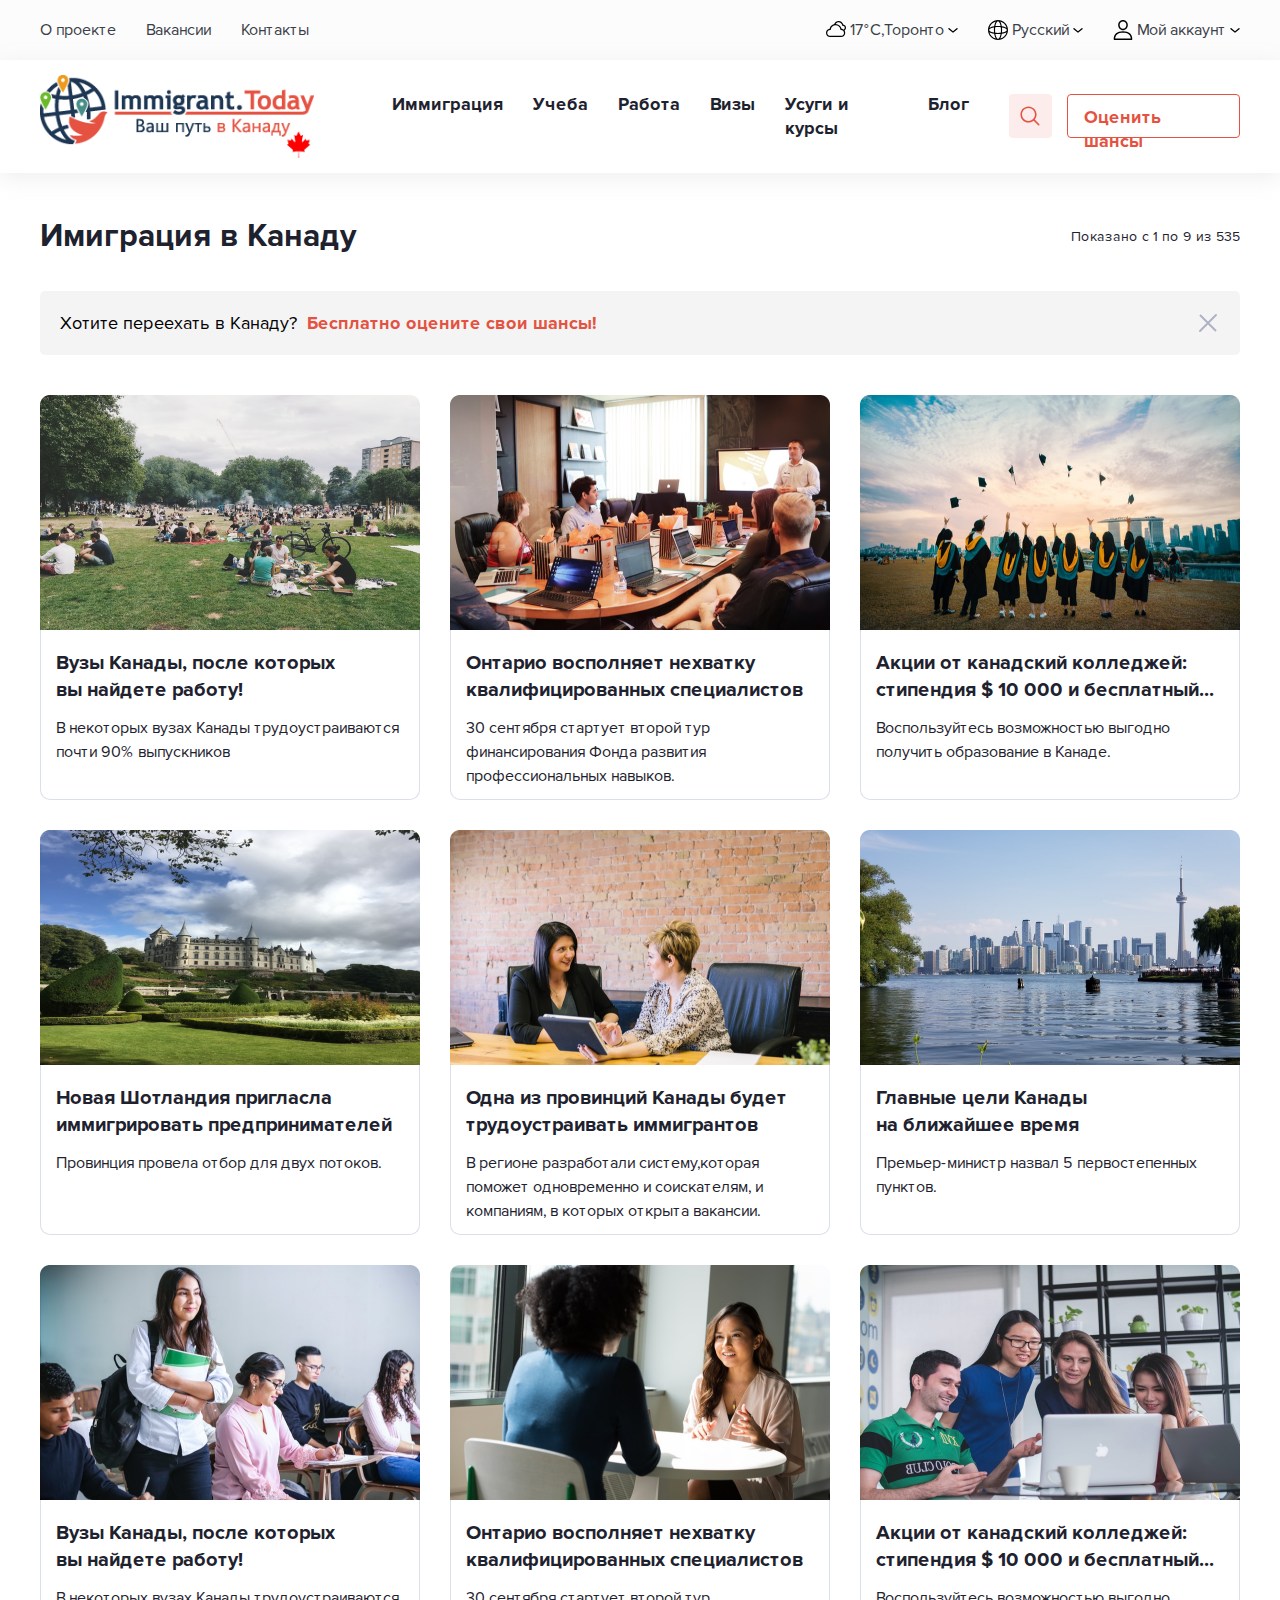
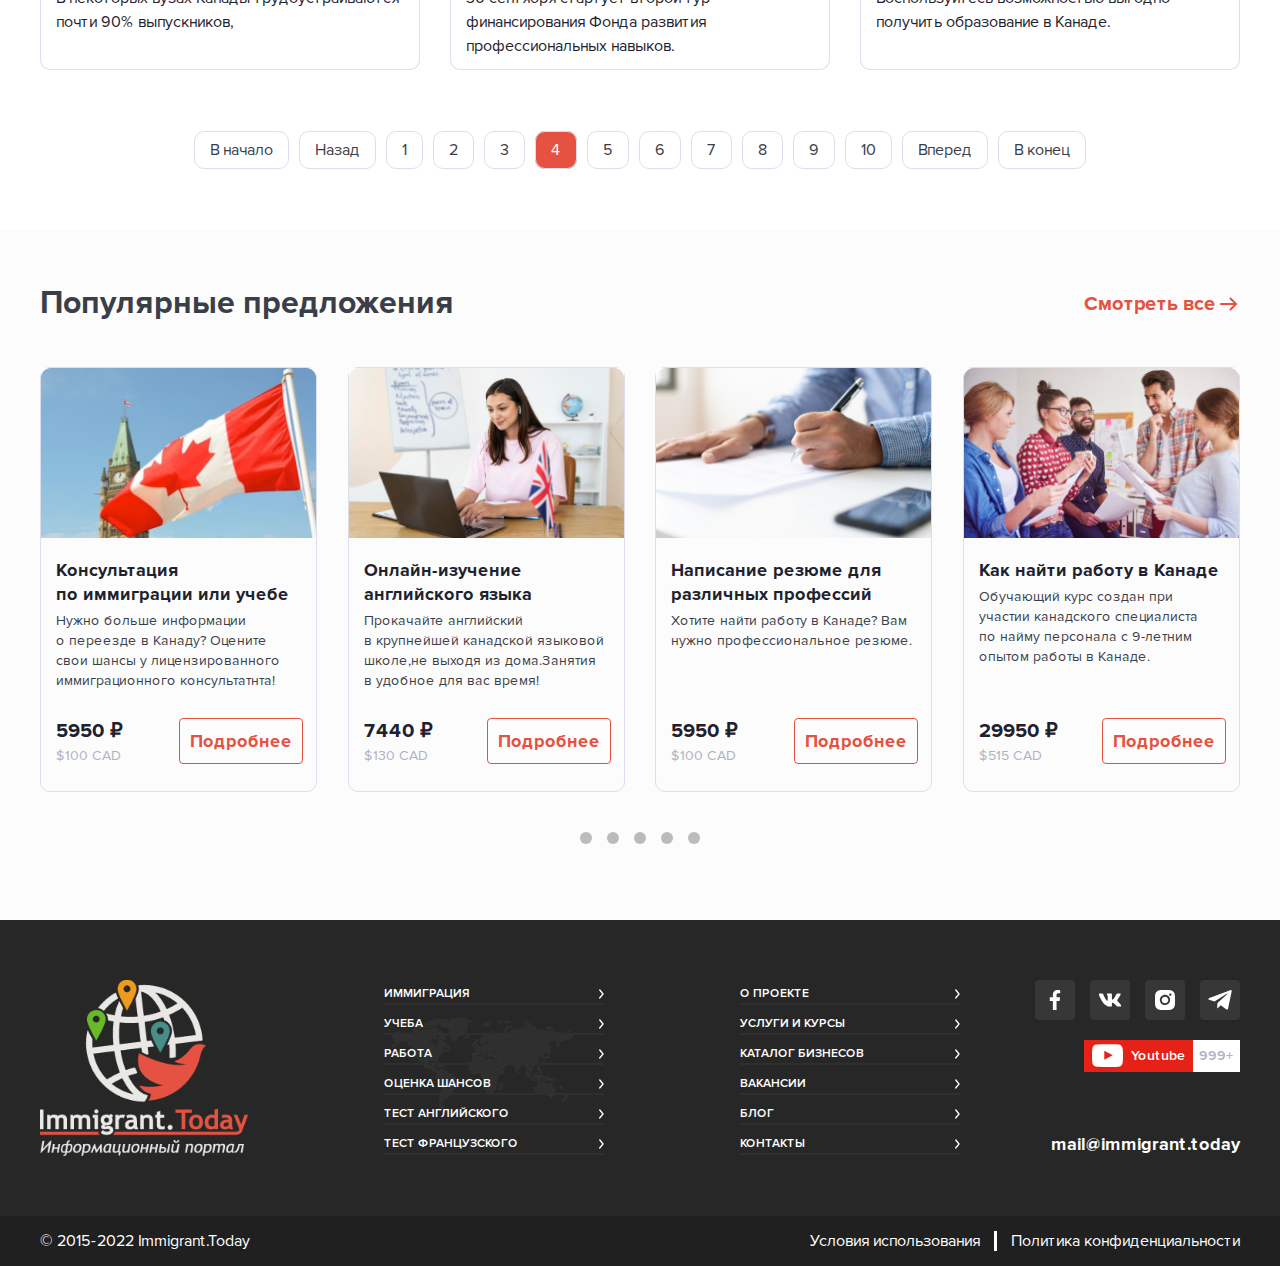
<file: immigration.html>
<!DOCTYPE html>
<html lang="ru">

<head>
    <meta charset="UTF-8"/>
    <meta http-equiv="X-UA-Compatible" content="IE=edge"/>
    <meta name="viewport" content="width=device-width, initial-scale=1.0"/>
    <title>School Project</title>

    <link rel="stylesheet" href="./css/style.css"/>
</head>

<body>
<header>
    <div class="bg-gray">
        <div class="container">
            <div class="top-menu-wrap">
                <!--Top menu-->
                <nav>
                    <ul class="top-left-menu">
                        <li><a href="#">О проекте</a></li>
                        <li><a href="#">Вакансии</a></li>
                        <li><a href="#">Контакты</a></li>
                    </ul>
                </nav>

                <ul class="top-right-menu">
                    <li>
                        <a href="#">
                            <svg width="20" height="18" viewBox="0 0 20 18" xmlns="http://www.w3.org/2000/svg">
                                <path
                                        d="M20 7.82644C20 6.20998 18.8162 4.86483 17.2701 4.61213C16.7846 2.49625 14.8909 0.956909 12.673 0.956909C10.6894 0.956909 8.92136 2.20829 8.24553 4.04408C5.93992 4.57093 4.10755 6.40396 3.62359 8.76672C1.58247 9.02854 0 10.7769 0 12.888C0 15.1792 1.864 17.0432 4.15518 17.0432H15.0666C17.3577 17.0432 19.2217 15.1792 19.2217 12.888C19.2217 12.0281 18.9591 11.2285 18.5099 10.565C19.4259 9.97745 20 8.95996 20 7.82644ZM12.6731 2.19402C14.4365 2.19402 15.9221 3.51237 16.1287 5.26066L16.1932 5.80664H16.7429C17.8567 5.80664 18.7629 6.71274 18.7629 7.82644C18.7629 8.60569 18.3259 9.29683 17.6474 9.63394C17.0692 9.17435 16.3661 8.86524 15.5981 8.76668C15.0267 5.97683 12.5754 3.92557 9.68474 3.8911C10.3019 2.8605 11.4297 2.19402 12.6731 2.19402ZM15.0666 15.8061H4.15518C2.54614 15.8061 1.23711 14.497 1.23711 12.888C1.23711 11.279 2.54623 9.96994 4.15538 9.96994H4.70515L4.76965 9.42396C5.05905 6.97452 7.14033 5.12743 9.61085 5.12743C12.0814 5.12743 14.1626 6.97452 14.452 9.42396L14.5165 9.96994H15.0663C16.6754 9.96994 17.9846 11.279 17.9846 12.888C17.9846 14.497 16.6756 15.8061 15.0666 15.8061Z"/>
                            </svg>
                            17°C,Торонто
                            <svg class="icon-arrow-down" width="10" height="5" viewBox="0 0 10 5"
                                 xmlns="http://www.w3.org/2000/svg">
                                <path
                                        d="M5.00002 4.66665C4.84425 4.66695 4.69329 4.6127 4.57335 4.51331L0.573354 1.17998C0.43721 1.06682 0.351594 0.904213 0.335341 0.727929C0.319087 0.551645 0.373529 0.376124 0.486688 0.23998C0.599847 0.103836 0.762454 0.0182197 0.938738 0.00196652C1.11502 -0.0142866 1.29054 0.0401543 1.42669 0.153313L5.00002 3.13998L8.57335 0.25998C8.64154 0.204603 8.72001 0.163249 8.80423 0.138294C8.88846 0.11334 8.97679 0.105277 9.06414 0.11457C9.15149 0.123863 9.23615 0.150327 9.31324 0.192443C9.39033 0.234559 9.45834 0.291496 9.51335 0.35998C9.57441 0.428528 9.62064 0.508945 9.64917 0.596194C9.6777 0.683443 9.6879 0.775644 9.67914 0.867019C9.67038 0.958395 9.64284 1.04698 9.59825 1.12721C9.55367 1.20745 9.49299 1.27762 9.42002 1.33331L5.42002 4.55331C5.29663 4.63699 5.14875 4.67689 5.00002 4.66665Z"/>
                            </svg>
                        </a>
                    </li>
                    <li>
                        <a href="#">
                            <svg width="20" height="20" viewBox="0 0 20 20" xmlns="http://www.w3.org/2000/svg">
                                <path
                                        d="M17.0711 2.92892C15.1823 1.04019 12.6711 0 10 0C7.32895 0 4.81766 1.04019 2.92892 2.92892C1.04019 4.81766 0 7.32895 0 10C0 12.6711 1.04019 15.1823 2.92892 17.0711C4.81766 18.9598 7.32895 20 10 20C12.6711 20 15.1823 18.9598 17.0711 17.0711C18.9598 15.1823 20 12.6711 20 10C20 7.32895 18.9598 4.81766 17.0711 2.92892ZM13.97 7.40494C14.8807 7.56851 15.719 7.78931 16.4517 8.0629C17.9398 8.61862 18.8281 9.3428 18.8281 10C18.8281 10.6572 17.9398 11.3814 16.4517 11.937C15.719 12.2107 14.8807 12.4315 13.97 12.5949C14.0567 11.7593 14.1016 10.8884 14.1016 10C14.1016 9.11163 14.0567 8.24066 13.97 7.40494ZM16.2424 3.75763C17.3801 4.89517 18.1686 6.28876 18.5551 7.80823C18.0936 7.4971 17.5272 7.21375 16.8617 6.96518C15.9676 6.63132 14.933 6.37039 13.81 6.19019C13.6296 5.06699 13.3688 4.03244 13.0348 3.13828C12.7864 2.47284 12.5029 1.90643 12.1918 1.44485C13.7112 1.83136 15.1048 2.61993 16.2424 3.75763ZM12.9297 10C12.9297 10.9561 12.8755 11.8883 12.7718 12.7718C11.8883 12.8755 10.9561 12.9297 10 12.9297C9.04388 12.9297 8.11172 12.8755 7.22824 12.7718C7.12448 11.8883 7.07031 10.9561 7.07031 10C7.07031 9.04388 7.12448 8.11172 7.22824 7.22824C8.11172 7.12448 9.04388 7.07031 10 7.07031C10.9561 7.07031 11.8883 7.12448 12.7718 7.22824C12.8755 8.11172 12.9297 9.04388 12.9297 10ZM10 1.17188C10.6572 1.17188 11.3814 2.06024 11.9371 3.54828C12.2107 4.28101 12.4315 5.11932 12.5951 6.02997C11.7595 5.9433 10.8884 5.89844 10 5.89844C9.11163 5.89844 8.24066 5.9433 7.40509 6.02997C7.56851 5.11932 7.78931 4.28101 8.06305 3.54828C8.61862 2.06024 9.3428 1.17188 10 1.17188ZM3.75763 3.75763C4.89517 2.61993 6.28876 1.83136 7.80823 1.44485C7.4971 1.90643 7.21375 2.47284 6.96518 3.13828C6.63132 4.03244 6.37039 5.06699 6.19019 6.19019C5.06699 6.37039 4.03244 6.63132 3.13828 6.96518C2.47284 7.21375 1.90643 7.4971 1.44485 7.80823C1.83136 6.28876 2.61993 4.89517 3.75763 3.75763ZM3.54828 8.06305C4.28101 7.78931 5.11932 7.56851 6.02997 7.40509C5.9433 8.24066 5.89844 9.11163 5.89844 10C5.89844 10.8884 5.9433 11.7593 6.02997 12.5949C5.11932 12.4315 4.28101 12.2107 3.54828 11.937C2.06024 11.3814 1.17188 10.6572 1.17188 10C1.17188 9.3428 2.06024 8.61862 3.54828 8.06305ZM3.75763 16.2424C2.61993 15.1048 1.83136 13.7112 1.44485 12.1918C1.90643 12.5029 2.47284 12.7863 3.13828 13.0348C4.03244 13.3687 5.06699 13.6296 6.19019 13.8098C6.37039 14.933 6.63132 15.9676 6.96518 16.8617C7.21375 17.5272 7.4971 18.0936 7.80823 18.5551C6.28876 18.1686 4.89517 17.3801 3.75763 16.2424ZM10 18.8281C9.3428 18.8281 8.61862 17.9398 8.06305 16.4517C7.78931 15.719 7.56851 14.8807 7.40509 13.97C8.24066 14.0567 9.11163 14.1016 10 14.1016C10.8884 14.1016 11.7595 14.0567 12.5951 13.97C12.4315 14.8807 12.2107 15.719 11.9371 16.4517C11.3814 17.9398 10.6572 18.8281 10 18.8281ZM16.2424 16.2424C15.1048 17.3801 13.7112 18.1686 12.1918 18.5551C12.5029 18.0936 12.7864 17.5272 13.0348 16.8617C13.3688 15.9676 13.6296 14.933 13.81 13.8098C14.933 13.6296 15.9676 13.3687 16.8617 13.0348C17.5272 12.7863 18.0936 12.5029 18.5551 12.1918C18.1686 13.7112 17.3801 15.1048 16.2424 16.2424Z"/>
                            </svg>
                            Русский
                            <svg class="icon-arrow-down" width="10" height="5" viewBox="0 0 10 5"
                                 xmlns="http://www.w3.org/2000/svg">
                                <path
                                        d="M5.00002 4.66665C4.84425 4.66695 4.69329 4.6127 4.57335 4.51331L0.573354 1.17998C0.43721 1.06682 0.351594 0.904213 0.335341 0.727929C0.319087 0.551645 0.373529 0.376124 0.486688 0.23998C0.599847 0.103836 0.762454 0.0182197 0.938738 0.00196652C1.11502 -0.0142866 1.29054 0.0401543 1.42669 0.153313L5.00002 3.13998L8.57335 0.25998C8.64154 0.204603 8.72001 0.163249 8.80423 0.138294C8.88846 0.11334 8.97679 0.105277 9.06414 0.11457C9.15149 0.123863 9.23615 0.150327 9.31324 0.192443C9.39033 0.234559 9.45834 0.291496 9.51335 0.35998C9.57441 0.428528 9.62064 0.508945 9.64917 0.596194C9.6777 0.683443 9.6879 0.775644 9.67914 0.867019C9.67038 0.958395 9.64284 1.04698 9.59825 1.12721C9.55367 1.20745 9.49299 1.27762 9.42002 1.33331L5.42002 4.55331C5.29663 4.63699 5.14875 4.67689 5.00002 4.66665Z"/>
                            </svg>
                        </a>
                    </li>
                    <li>
                        <a href="#">
                            <svg width="20" height="20" viewBox="0 0 20 20" xmlns="http://www.w3.org/2000/svg">
                                <path
                                        d="M9.9999 11.2652C3.99064 11.2652 0.681152 14.108 0.681152 19.2701C0.681152 19.6732 1.00791 20 1.41107 20H18.5887C18.9919 20 19.3186 19.6732 19.3186 19.2701C19.3186 14.1083 16.0092 11.2652 9.9999 11.2652ZM2.16756 18.5402C2.45467 14.6805 5.08603 12.7251 9.9999 12.7251C14.9138 12.7251 17.5452 14.6805 17.8325 18.5402H2.16756Z"/>
                                <path
                                        d="M10 0C7.23969 0 5.1582 2.12336 5.1582 4.93895C5.1582 7.83699 7.33023 10.1944 10 10.1944C12.6698 10.1944 14.8419 7.83699 14.8419 4.93918C14.8419 2.12336 12.7604 0 10 0ZM10 8.7348C8.13508 8.7348 6.61805 7.03211 6.61805 4.93918C6.61805 2.92313 8.04043 1.45984 10 1.45984C11.9283 1.45984 13.382 2.95547 13.382 4.93918C13.382 7.03211 11.865 8.7348 10 8.7348Z"/>
                            </svg>
                            Мой аккаунт
                            <svg class="icon-arrow-down" width="10" height="5" viewBox="0 0 10 5"
                                 xmlns="http://www.w3.org/2000/svg">
                                <path
                                        d="M5.00002 4.66665C4.84425 4.66695 4.69329 4.6127 4.57335 4.51331L0.573354 1.17998C0.43721 1.06682 0.351594 0.904213 0.335341 0.727929C0.319087 0.551645 0.373529 0.376124 0.486688 0.23998C0.599847 0.103836 0.762454 0.0182197 0.938738 0.00196652C1.11502 -0.0142866 1.29054 0.0401543 1.42669 0.153313L5.00002 3.13998L8.57335 0.25998C8.64154 0.204603 8.72001 0.163249 8.80423 0.138294C8.88846 0.11334 8.97679 0.105277 9.06414 0.11457C9.15149 0.123863 9.23615 0.150327 9.31324 0.192443C9.39033 0.234559 9.45834 0.291496 9.51335 0.35998C9.57441 0.428528 9.62064 0.508945 9.64917 0.596194C9.6777 0.683443 9.6879 0.775644 9.67914 0.867019C9.67038 0.958395 9.64284 1.04698 9.59825 1.12721C9.55367 1.20745 9.49299 1.27762 9.42002 1.33331L5.42002 4.55331C5.29663 4.63699 5.14875 4.67689 5.00002 4.66665Z"/>
                            </svg>
                        </a>
                    </li>
                </ul>
            </div>
            <!--top menu wrap-->
        </div>
    </div>
    <!-- main menu wrap-->
    <div class="box-shadow">
        <div class="container">
            <div class="main-menu-wrap">
                <a href="index.html"><img src="img/logo.svg" alt="Logo"/></a>
                <nav>
                    <ul class="main-menu">
                        <li><a href="immigration.html">Иммиграция</a></li>
                        <li><a href="#">Учеба</a></li>
                        <li><a href="#">Работа</a></li>
                        <li><a href="#">Визы</a></li>
                        <li><a href="#">Усуги и курсы</a></li>
                        <li><a href="#">Блог</a></li>
                    </ul>
                </nav>
                <button class="btn-search" name="search">
                    <img src="img/icons/icon-search.svg" alt="Search"/>
                </button>
                <a href="#" class="btn-transparent">Оценить шансы</a>
            </div>
        </div>
    </div>
    <!-- main menu wrap close-->
    <!-- container close-->
</header>

<main>
    <section class="content">
        <div class="container">
            <div class="content-heading">
                <h1>Имиграция в Канаду</h1>
                <span>Показано с 1 по 9 из 535</span>
            </div>
            <div class="content-info">
                    <span><span class="info-message">Хотите переехать в Канаду?</span><a href="#"
                                                                                         class="info-link">Бесплатно оцените свои
                            шансы!</a></span>
                <a href="#">
                    <svg width="24" height="24" viewBox="0 0 24 24" fill="none" xmlns="http://www.w3.org/2000/svg">
                        <path d="M20 4L4 20M20 20L4 4L20 20Z" stroke="#AFB2C4" stroke-width="2"
                              stroke-linecap="round"/>
                    </svg>
                </a>
            </div>
            <div class="blocks">
                <div class="block">
                    <a href="#"><img src="img/immigration-1.jpg" alt="Immigration 1"></a>
                    <div class="block-content">
                        <a href="#">Вузы Канады, после которых вы&nbsp;найдете работу!</a>
                        <br>
                        <span>В&nbsp;некоторых вузах Канады трудоустраиваются почти&nbsp;90% выпускников</span>
                    </div>
                </div>
                <div class="block">
                    <a href="#"><img src="img/immigration-2.jpg" alt="Immigration 2"></a>
                    <div class="block-content">
                        <a href="#">Онтарио восполняет нехватку квалифицированных специалистов</a>
                        <br>
                        <span>30&nbsp;сентября стартует второй тур финансирования Фонда развития профессиональных
                                навыков.</span>
                    </div>
                </div>
                <div class="block">
                    <a href="#"><img src="img/immigration-3.jpg" alt="Immigration 3"></a>
                    <div class="block-content">
                        <a href="#">Акции от&nbsp;канадский колледжей: стипендия $&nbsp;10&nbsp;000
                            и&nbsp;бесплатный...</a>
                        <br>
                        <span>Воспользуйтесь возможностью выгодно получить образование в&nbsp;Канаде.</span>
                    </div>
                </div>
                <div class="block">
                    <a href="#"><img src="img/immigration-4.jpg" alt="Immigration 4"></a>
                    <div class="block-content">
                        <a href="#">Новая Шотландия пригласла иммигрировать предпринимателей</a>
                        <br>
                        <span>Провинция провела отбор для двух потоков.</span>
                    </div>
                </div>
                <div class="block">
                    <a href="#"><img src="img/immigration-5.jpg" alt="Immigration 5"></a>
                    <div class="block-content">
                        <a href="#">Одна из&nbsp;провинций Канады будет трудоустраивать иммигрантов</a>
                        <br>
                        <span>В регионе разработали систему,которая поможет одновременно и соискателям, и компаниям,
                                в которых открыта вакансии.</span>
                    </div>
                </div>
                <div class="block">
                    <a href="#"><img src="img/immigration-6.jpg" alt="Immigration 6"></a>
                    <div class="block-content">
                        <a href="#">Главные цели Канады на&nbsp;ближайшее время</a>
                        <br>
                        <span>Премьер-министр назвал 5 первостепенных пунктов.</span>
                    </div>
                </div>
                <div class="block">
                    <a href="#"><img src="img/immigration-7.jpg" alt="Immigration 7"></a>
                    <div class="block-content">
                        <a href="#">Вузы Канады, после которых вы&nbsp;найдете работу!</a>
                        <br>
                        <span>В&nbsp;некоторых вузах Канады трудоустраиваются почти&nbsp;90% выпускников,</span>
                    </div>
                </div>
                <div class="block">
                    <a href="#"><img src="img/immigration-8.jpg" alt="Immigration 8"></a>
                    <div class="block-content">
                        <a href="#">Онтарио восполняет нехватку квалифицированных специалистов</a>
                        <br>
                        <span>30&nbsp;сентября стартует второй тур финансирования Фонда развития профессиональных
                                навыков.</span>
                    </div>
                </div>
                <div class="block">
                    <a href="#"><img src="img/immigration-9.jpg" alt="Immigration 9"></a>
                    <div class="block-content">
                        <a href="#">Акции от&nbsp;канадский колледжей: стипендия $&nbsp;10&nbsp;000
                            и&nbsp;бесплатный...</a>
                        <br>
                        <span>Воспользуйтесь возможностью выгодно получить образование в&nbsp;Канаде.</span>
                    </div>
                </div>

                <div class="pagination">
                    <ul class="pagination-list">
                        <li><a href=""><span>В начало</span></a></li>
                        <li><a href="">Назад</a></li>
                        <li><a href=""><span>1</span></a></li>
                        <li><a href=""><span>2</span></a></li>
                        <li><a href=""><span>3</span></a></li>
                        <li class="current"><a href=""><span>4</span></a></li>
                        <li><a href=""><span>5</span></a></li>
                        <li><a href=""><span>6</span></a></li>
                        <li><a href=""><span>7</span></a></li>
                        <li><a href=""><span>8</span></a></li>
                        <li><a href=""><span>9</span></a></li>
                        <li><a href=""><span>10</span></a></li>
                        <li><a href=""><span>Вперед</span></a></li>
                        <li><a href=""><span>В конец</span></a></li>
                    </ul>
                </div>
            </div>
        </div>
    </section>

    <section class="offer bg-gray">
        <div class="container">
            <div class="offer-row">
                <h2 class="offer-heading">Популярные предложения</h2>
                <div>
                    <a href="#">Смотреть все
                        <svg width="24" height="24" viewBox="0 0 24 24" xmlns="http://www.w3.org/2000/svg">
                            <path fill-rule="evenodd" clip-rule="evenodd"
                                  d="M20.7071 11.2929L14.7071 5.29291L13.2929 6.70712L17.5858 11H5C4.44771 11 4 11.4477 4 12C4 12.5523 4.44771 13 5 13H17.5858L13.2929 17.2929L14.7071 18.7071L20.7071 12.7071L21.4142 12L20.7071 11.2929Z"
                                  fill="#E55241"/>
                        </svg>
                    </a>
                </div>
            </div>
            <div class="cards">
                <div class="card">
                    <a href="#"><img src="img/image-card-1.jpg" alt="Image card 1"/></a>
                    <div class="card-content">
                        <a href="#" class="card-link">Консультация по&nbsp;иммиграции или учебе</a>
                        <p>
                            Нужно больше информации о&nbsp;переезде в&nbsp;Канаду? Оцените
                            свои шансы у&nbsp;лицензированного иммиграционного
                            консультатнта!
                        </p>
                        <div class="price-block">
                            <div>
                                <span class="price-bold">5950&nbsp;₽</span><span>$100&nbsp;CAD</span>
                            </div>
                            <a href="#" class="card-btn">Подробнее</a>
                        </div>
                    </div>
                </div>
                <div class="card">
                    <a href="#"><img src="img/image-card-2.jpg" alt="Image card 2"/></a>
                    <div class="card-content">
                        <a href="#" class="card-link">Онлайн-изучение английского языка</a>
                        <p>
                            Прокачайте английский в&nbsp;крупнейшей канадской языковой
                            школе,не выходя из&nbsp;дома.Занятия в&nbsp;удобное для вас
                            время!
                        </p>
                        <div class="price-block">
                            <div>
                                <span class="price-bold">7440&nbsp;₽</span><span>$130&nbsp;CAD</span>
                            </div>
                            <a href="#" class="card-btn">Подробнее</a>
                        </div>
                    </div>
                </div>
                <div class="card">
                    <a href="#"><img src="img/image-card-3.jpg" alt="Image card 3"/></a>
                    <div class="card-content">
                        <a href="#" class="card-link">Написание резюме для различных профессий</a>
                        <p>
                            Хотите найти работу в&nbsp;Канаде? Вам нужно профессиональное
                            резюме.
                        </p>
                        <div class="price-block">
                            <div>
                                <span class="price-bold">5950&nbsp;₽</span><span>$100&nbsp;CAD</span>
                            </div>
                            <a href="#" class="card-btn">Подробнее</a>
                        </div>
                    </div>
                </div>
                <div class="card">
                    <a href="#"><img src="img/image-card-4.jpg" alt="Image card 4"/></a>
                    <div class="card-content">
                        <a href="#" class="card-link">Как найти работу в&nbsp;Канаде</a>
                        <p>
                            Обучающий курс создан при участии канадского специалиста
                            по&nbsp;найму персонала с&nbsp;9-летним опытом работы
                            в&nbsp;Канаде.
                        </p>
                        <div class="price-block">
                            <div>
                                <span class="price-bold">29950&nbsp;₽</span><span>$515&nbsp;CAD</span>
                            </div>
                            <a href="#" class="card-btn">Подробнее</a>
                        </div>
                    </div>
                </div>
            </div>
            <div class="slider-nav">
                <span class="circle"></span>
                <span class="circle"></span>
                <span class="circle"></span>
                <span class="circle"></span>
                <span class="circle"></span>
            </div>
        </div>
    </section>
</main>
<footer class="footer">
    <div class="container">
        <div class="main-footer">
            <img src="img/footer-logo.svg" class="footer-logo" alt="Footer Logo"/>
            <nav>
                <ul class="footer-links">
                    <li>
                        <a href="immigration.html">
                            Иммиграция
                            <svg width="5" height="10" viewBox="0 0 5 10" fill="none"
                                 xmlns="http://www.w3.org/2000/svg">
                                <path
                                        d="M4.66677 4.99998C4.66707 5.15575 4.61282 5.30671 4.51343 5.42665L1.1801 9.42665C1.06694 9.56279 0.904335 9.64841 0.728051 9.66466C0.551767 9.68091 0.376247 9.62647 0.240102 9.51331C0.103958 9.40015 0.0183417 9.23755 0.00208856 9.06126C-0.0141646 8.88498 0.0402763 8.70946 0.153435 8.57331L3.1401 4.99998L0.260102 1.42665C0.204725 1.35846 0.16337 1.27999 0.138416 1.19577C0.113461 1.11154 0.105399 1.02321 0.114692 0.93586C0.123984 0.848508 0.150449 0.763852 0.192565 0.686762C0.234681 0.609671 0.291617 0.541662 0.360102 0.486648C0.428649 0.425594 0.509067 0.379355 0.596316 0.350826C0.683565 0.322298 0.775766 0.312097 0.867141 0.320858C0.958517 0.32962 1.0471 0.357158 1.12734 0.401747C1.20757 0.446335 1.27774 0.507014 1.33343 0.579982L4.55343 4.57998C4.63711 4.70337 4.67701 4.85125 4.66677 4.99998Z"
                                        fill="white"/>
                            </svg>
                        </a>
                    </li>
                    <li>
                        <a href="#">
                            Учеба
                            <svg width="5" height="10" viewBox="0 0 5 10" fill="none"
                                 xmlns="http://www.w3.org/2000/svg">
                                <path
                                        d="M4.66677 4.99998C4.66707 5.15575 4.61282 5.30671 4.51343 5.42665L1.1801 9.42665C1.06694 9.56279 0.904335 9.64841 0.728051 9.66466C0.551767 9.68091 0.376247 9.62647 0.240102 9.51331C0.103958 9.40015 0.0183417 9.23755 0.00208856 9.06126C-0.0141646 8.88498 0.0402763 8.70946 0.153435 8.57331L3.1401 4.99998L0.260102 1.42665C0.204725 1.35846 0.16337 1.27999 0.138416 1.19577C0.113461 1.11154 0.105399 1.02321 0.114692 0.93586C0.123984 0.848508 0.150449 0.763852 0.192565 0.686762C0.234681 0.609671 0.291617 0.541662 0.360102 0.486648C0.428649 0.425594 0.509067 0.379355 0.596316 0.350826C0.683565 0.322298 0.775766 0.312097 0.867141 0.320858C0.958517 0.32962 1.0471 0.357158 1.12734 0.401747C1.20757 0.446335 1.27774 0.507014 1.33343 0.579982L4.55343 4.57998C4.63711 4.70337 4.67701 4.85125 4.66677 4.99998Z"
                                        fill="white"/>
                            </svg>
                        </a>
                    </li>
                    <li>
                        <a href="#">
                            Работа
                            <svg width="5" height="10" viewBox="0 0 5 10" fill="none"
                                 xmlns="http://www.w3.org/2000/svg">
                                <path
                                        d="M4.66677 4.99998C4.66707 5.15575 4.61282 5.30671 4.51343 5.42665L1.1801 9.42665C1.06694 9.56279 0.904335 9.64841 0.728051 9.66466C0.551767 9.68091 0.376247 9.62647 0.240102 9.51331C0.103958 9.40015 0.0183417 9.23755 0.00208856 9.06126C-0.0141646 8.88498 0.0402763 8.70946 0.153435 8.57331L3.1401 4.99998L0.260102 1.42665C0.204725 1.35846 0.16337 1.27999 0.138416 1.19577C0.113461 1.11154 0.105399 1.02321 0.114692 0.93586C0.123984 0.848508 0.150449 0.763852 0.192565 0.686762C0.234681 0.609671 0.291617 0.541662 0.360102 0.486648C0.428649 0.425594 0.509067 0.379355 0.596316 0.350826C0.683565 0.322298 0.775766 0.312097 0.867141 0.320858C0.958517 0.32962 1.0471 0.357158 1.12734 0.401747C1.20757 0.446335 1.27774 0.507014 1.33343 0.579982L4.55343 4.57998C4.63711 4.70337 4.67701 4.85125 4.66677 4.99998Z"
                                        fill="white"/>
                            </svg>
                        </a>
                    </li>
                    <li>
                        <a href="#">
                            Оценка шансов
                            <svg width="5" height="10" viewBox="0 0 5 10" fill="none"
                                 xmlns="http://www.w3.org/2000/svg">
                                <path
                                        d="M4.66677 4.99998C4.66707 5.15575 4.61282 5.30671 4.51343 5.42665L1.1801 9.42665C1.06694 9.56279 0.904335 9.64841 0.728051 9.66466C0.551767 9.68091 0.376247 9.62647 0.240102 9.51331C0.103958 9.40015 0.0183417 9.23755 0.00208856 9.06126C-0.0141646 8.88498 0.0402763 8.70946 0.153435 8.57331L3.1401 4.99998L0.260102 1.42665C0.204725 1.35846 0.16337 1.27999 0.138416 1.19577C0.113461 1.11154 0.105399 1.02321 0.114692 0.93586C0.123984 0.848508 0.150449 0.763852 0.192565 0.686762C0.234681 0.609671 0.291617 0.541662 0.360102 0.486648C0.428649 0.425594 0.509067 0.379355 0.596316 0.350826C0.683565 0.322298 0.775766 0.312097 0.867141 0.320858C0.958517 0.32962 1.0471 0.357158 1.12734 0.401747C1.20757 0.446335 1.27774 0.507014 1.33343 0.579982L4.55343 4.57998C4.63711 4.70337 4.67701 4.85125 4.66677 4.99998Z"
                                        fill="white"/>
                            </svg>
                        </a>
                    </li>
                    <li>
                        <a href="#">
                            Тест английского
                            <svg width="5" height="10" viewBox="0 0 5 10" fill="none"
                                 xmlns="http://www.w3.org/2000/svg">
                                <path
                                        d="M4.66677 4.99998C4.66707 5.15575 4.61282 5.30671 4.51343 5.42665L1.1801 9.42665C1.06694 9.56279 0.904335 9.64841 0.728051 9.66466C0.551767 9.68091 0.376247 9.62647 0.240102 9.51331C0.103958 9.40015 0.0183417 9.23755 0.00208856 9.06126C-0.0141646 8.88498 0.0402763 8.70946 0.153435 8.57331L3.1401 4.99998L0.260102 1.42665C0.204725 1.35846 0.16337 1.27999 0.138416 1.19577C0.113461 1.11154 0.105399 1.02321 0.114692 0.93586C0.123984 0.848508 0.150449 0.763852 0.192565 0.686762C0.234681 0.609671 0.291617 0.541662 0.360102 0.486648C0.428649 0.425594 0.509067 0.379355 0.596316 0.350826C0.683565 0.322298 0.775766 0.312097 0.867141 0.320858C0.958517 0.32962 1.0471 0.357158 1.12734 0.401747C1.20757 0.446335 1.27774 0.507014 1.33343 0.579982L4.55343 4.57998C4.63711 4.70337 4.67701 4.85125 4.66677 4.99998Z"
                                        fill="white"/>
                            </svg>
                        </a>
                    </li>
                    <li>
                        <a href="#">
                            Тест французского
                            <svg width="5" height="10" viewBox="0 0 5 10" fill="none"
                                 xmlns="http://www.w3.org/2000/svg">
                                <path
                                        d="M4.66677 4.99998C4.66707 5.15575 4.61282 5.30671 4.51343 5.42665L1.1801 9.42665C1.06694 9.56279 0.904335 9.64841 0.728051 9.66466C0.551767 9.68091 0.376247 9.62647 0.240102 9.51331C0.103958 9.40015 0.0183417 9.23755 0.00208856 9.06126C-0.0141646 8.88498 0.0402763 8.70946 0.153435 8.57331L3.1401 4.99998L0.260102 1.42665C0.204725 1.35846 0.16337 1.27999 0.138416 1.19577C0.113461 1.11154 0.105399 1.02321 0.114692 0.93586C0.123984 0.848508 0.150449 0.763852 0.192565 0.686762C0.234681 0.609671 0.291617 0.541662 0.360102 0.486648C0.428649 0.425594 0.509067 0.379355 0.596316 0.350826C0.683565 0.322298 0.775766 0.312097 0.867141 0.320858C0.958517 0.32962 1.0471 0.357158 1.12734 0.401747C1.20757 0.446335 1.27774 0.507014 1.33343 0.579982L4.55343 4.57998C4.63711 4.70337 4.67701 4.85125 4.66677 4.99998Z"
                                        fill="white"/>
                            </svg>
                        </a>
                    </li>
                </ul>
            </nav>

            <nav>
                <ul class="footer-links">
                    <li>
                        <a href="#">
                            О проекте
                            <svg width="5" height="10" viewBox="0 0 5 10" fill="none"
                                 xmlns="http://www.w3.org/2000/svg">
                                <path
                                        d="M4.66677 4.99998C4.66707 5.15575 4.61282 5.30671 4.51343 5.42665L1.1801 9.42665C1.06694 9.56279 0.904335 9.64841 0.728051 9.66466C0.551767 9.68091 0.376247 9.62647 0.240102 9.51331C0.103958 9.40015 0.0183417 9.23755 0.00208856 9.06126C-0.0141646 8.88498 0.0402763 8.70946 0.153435 8.57331L3.1401 4.99998L0.260102 1.42665C0.204725 1.35846 0.16337 1.27999 0.138416 1.19577C0.113461 1.11154 0.105399 1.02321 0.114692 0.93586C0.123984 0.848508 0.150449 0.763852 0.192565 0.686762C0.234681 0.609671 0.291617 0.541662 0.360102 0.486648C0.428649 0.425594 0.509067 0.379355 0.596316 0.350826C0.683565 0.322298 0.775766 0.312097 0.867141 0.320858C0.958517 0.32962 1.0471 0.357158 1.12734 0.401747C1.20757 0.446335 1.27774 0.507014 1.33343 0.579982L4.55343 4.57998C4.63711 4.70337 4.67701 4.85125 4.66677 4.99998Z"
                                        fill="white"/>
                            </svg>
                        </a>
                    </li>
                    <li>
                        <a href="#">
                            Услуги и курсы
                            <svg width="5" height="10" viewBox="0 0 5 10" fill="none"
                                 xmlns="http://www.w3.org/2000/svg">
                                <path
                                        d="M4.66677 4.99998C4.66707 5.15575 4.61282 5.30671 4.51343 5.42665L1.1801 9.42665C1.06694 9.56279 0.904335 9.64841 0.728051 9.66466C0.551767 9.68091 0.376247 9.62647 0.240102 9.51331C0.103958 9.40015 0.0183417 9.23755 0.00208856 9.06126C-0.0141646 8.88498 0.0402763 8.70946 0.153435 8.57331L3.1401 4.99998L0.260102 1.42665C0.204725 1.35846 0.16337 1.27999 0.138416 1.19577C0.113461 1.11154 0.105399 1.02321 0.114692 0.93586C0.123984 0.848508 0.150449 0.763852 0.192565 0.686762C0.234681 0.609671 0.291617 0.541662 0.360102 0.486648C0.428649 0.425594 0.509067 0.379355 0.596316 0.350826C0.683565 0.322298 0.775766 0.312097 0.867141 0.320858C0.958517 0.32962 1.0471 0.357158 1.12734 0.401747C1.20757 0.446335 1.27774 0.507014 1.33343 0.579982L4.55343 4.57998C4.63711 4.70337 4.67701 4.85125 4.66677 4.99998Z"
                                        fill="white"/>
                            </svg>
                        </a>
                    </li>
                    <li>
                        <a href="#">
                            Каталог бизнесов
                            <svg width="5" height="10" viewBox="0 0 5 10" fill="none"
                                 xmlns="http://www.w3.org/2000/svg">
                                <path
                                        d="M4.66677 4.99998C4.66707 5.15575 4.61282 5.30671 4.51343 5.42665L1.1801 9.42665C1.06694 9.56279 0.904335 9.64841 0.728051 9.66466C0.551767 9.68091 0.376247 9.62647 0.240102 9.51331C0.103958 9.40015 0.0183417 9.23755 0.00208856 9.06126C-0.0141646 8.88498 0.0402763 8.70946 0.153435 8.57331L3.1401 4.99998L0.260102 1.42665C0.204725 1.35846 0.16337 1.27999 0.138416 1.19577C0.113461 1.11154 0.105399 1.02321 0.114692 0.93586C0.123984 0.848508 0.150449 0.763852 0.192565 0.686762C0.234681 0.609671 0.291617 0.541662 0.360102 0.486648C0.428649 0.425594 0.509067 0.379355 0.596316 0.350826C0.683565 0.322298 0.775766 0.312097 0.867141 0.320858C0.958517 0.32962 1.0471 0.357158 1.12734 0.401747C1.20757 0.446335 1.27774 0.507014 1.33343 0.579982L4.55343 4.57998C4.63711 4.70337 4.67701 4.85125 4.66677 4.99998Z"
                                        fill="white"/>
                            </svg>
                        </a>
                    </li>
                    <li>
                        <a href="#">
                            Вакансии
                            <svg width="5" height="10" viewBox="0 0 5 10" fill="none"
                                 xmlns="http://www.w3.org/2000/svg">
                                <path
                                        d="M4.66677 4.99998C4.66707 5.15575 4.61282 5.30671 4.51343 5.42665L1.1801 9.42665C1.06694 9.56279 0.904335 9.64841 0.728051 9.66466C0.551767 9.68091 0.376247 9.62647 0.240102 9.51331C0.103958 9.40015 0.0183417 9.23755 0.00208856 9.06126C-0.0141646 8.88498 0.0402763 8.70946 0.153435 8.57331L3.1401 4.99998L0.260102 1.42665C0.204725 1.35846 0.16337 1.27999 0.138416 1.19577C0.113461 1.11154 0.105399 1.02321 0.114692 0.93586C0.123984 0.848508 0.150449 0.763852 0.192565 0.686762C0.234681 0.609671 0.291617 0.541662 0.360102 0.486648C0.428649 0.425594 0.509067 0.379355 0.596316 0.350826C0.683565 0.322298 0.775766 0.312097 0.867141 0.320858C0.958517 0.32962 1.0471 0.357158 1.12734 0.401747C1.20757 0.446335 1.27774 0.507014 1.33343 0.579982L4.55343 4.57998C4.63711 4.70337 4.67701 4.85125 4.66677 4.99998Z"
                                        fill="white"/>
                            </svg>
                        </a>
                    </li>
                    <li>
                        <a href="#">
                            Блог
                            <svg width="5" height="10" viewBox="0 0 5 10" fill="none"
                                 xmlns="http://www.w3.org/2000/svg">
                                <path
                                        d="M4.66677 4.99998C4.66707 5.15575 4.61282 5.30671 4.51343 5.42665L1.1801 9.42665C1.06694 9.56279 0.904335 9.64841 0.728051 9.66466C0.551767 9.68091 0.376247 9.62647 0.240102 9.51331C0.103958 9.40015 0.0183417 9.23755 0.00208856 9.06126C-0.0141646 8.88498 0.0402763 8.70946 0.153435 8.57331L3.1401 4.99998L0.260102 1.42665C0.204725 1.35846 0.16337 1.27999 0.138416 1.19577C0.113461 1.11154 0.105399 1.02321 0.114692 0.93586C0.123984 0.848508 0.150449 0.763852 0.192565 0.686762C0.234681 0.609671 0.291617 0.541662 0.360102 0.486648C0.428649 0.425594 0.509067 0.379355 0.596316 0.350826C0.683565 0.322298 0.775766 0.312097 0.867141 0.320858C0.958517 0.32962 1.0471 0.357158 1.12734 0.401747C1.20757 0.446335 1.27774 0.507014 1.33343 0.579982L4.55343 4.57998C4.63711 4.70337 4.67701 4.85125 4.66677 4.99998Z"
                                        fill="white"/>
                            </svg>
                        </a>
                    </li>
                    <li>
                        <a href="#">
                            Контакты
                            <svg width="5" height="10" viewBox="0 0 5 10" fill="none"
                                 xmlns="http://www.w3.org/2000/svg">
                                <path
                                        d="M4.66677 4.99998C4.66707 5.15575 4.61282 5.30671 4.51343 5.42665L1.1801 9.42665C1.06694 9.56279 0.904335 9.64841 0.728051 9.66466C0.551767 9.68091 0.376247 9.62647 0.240102 9.51331C0.103958 9.40015 0.0183417 9.23755 0.00208856 9.06126C-0.0141646 8.88498 0.0402763 8.70946 0.153435 8.57331L3.1401 4.99998L0.260102 1.42665C0.204725 1.35846 0.16337 1.27999 0.138416 1.19577C0.113461 1.11154 0.105399 1.02321 0.114692 0.93586C0.123984 0.848508 0.150449 0.763852 0.192565 0.686762C0.234681 0.609671 0.291617 0.541662 0.360102 0.486648C0.428649 0.425594 0.509067 0.379355 0.596316 0.350826C0.683565 0.322298 0.775766 0.312097 0.867141 0.320858C0.958517 0.32962 1.0471 0.357158 1.12734 0.401747C1.20757 0.446335 1.27774 0.507014 1.33343 0.579982L4.55343 4.57998C4.63711 4.70337 4.67701 4.85125 4.66677 4.99998Z"
                                        fill="white"/>
                            </svg>
                        </a>
                    </li>
                </ul>
            </nav>
            <div class="social-block">
                <div class="social-block-row">
                    <a href="#">
                        <div class="social-icon">
                            <svg width="12" height="20" viewBox="0 0 12 20" fill="none"
                                 xmlns="http://www.w3.org/2000/svg">
                                <path
                                        d="M7.55237 19.9964V10.8897H10.6246L11.0813 7.32414H7.55237V5.05303C7.55237 4.02414 7.83903 3.3197 9.3157 3.3197H11.1868V0.140811C10.2764 0.0432453 9.36131 -0.00386385 8.4457 -0.000300319C5.73014 -0.000300319 3.8657 1.65748 3.8657 4.70081V7.31748H0.813477V10.883H3.87237V19.9964H7.55237Z"
                                        fill="white"/>
                            </svg>
                        </div>
                    </a>
                    <a href="#">
                        <div class="social-icon">
                            <svg width="24" height="14" viewBox="0 0 24 14" fill="none"
                                 xmlns="http://www.w3.org/2000/svg">
                                <path
                                        d="M22.6434 1.28325C22.7989 0.766584 22.6434 0.387695 21.9078 0.387695H19.4711C18.8511 0.387695 18.5678 0.715474 18.4123 1.07547C18.4123 1.07547 17.1734 4.09658 15.4178 6.05547C14.8511 6.62547 14.5922 6.80547 14.2834 6.80547C14.1289 6.80547 13.9045 6.62547 13.9045 6.10881V1.28325C13.9045 0.663251 13.7256 0.387695 13.2089 0.387695H9.38003C8.99336 0.387695 8.76003 0.674362 8.76003 0.947696C8.76003 1.53436 9.6378 1.66992 9.72781 3.32325V6.90992C9.72781 7.69547 9.58669 7.83881 9.27558 7.83881C8.45003 7.83881 6.44114 4.80658 5.24892 1.33547C5.01669 0.661029 4.78225 0.388807 4.16003 0.388807H1.72447C1.02781 0.388807 0.888916 0.716585 0.888916 1.07658C0.888916 1.72325 1.71447 4.92325 4.73447 9.15547C6.74781 12.0455 9.58225 13.6121 12.1645 13.6121C13.7122 13.6121 13.9034 13.2644 13.9034 12.6644V10.4799C13.9034 9.78436 14.0511 9.64436 14.5411 9.64436C14.9011 9.64436 15.5211 9.82658 16.9667 11.2188C18.6178 12.8699 18.8911 13.611 19.8189 13.611H22.2545C22.95 13.611 23.2978 13.2633 23.0978 12.5766C22.8789 11.8933 22.09 10.8988 21.0434 9.72214C20.4745 9.05103 19.6245 8.32881 19.3656 7.9677C19.0045 7.50214 19.1089 7.29659 19.3656 6.88325C19.3667 6.88436 22.3345 2.70436 22.6434 1.28325Z"
                                        fill="white"/>
                            </svg>
                        </div>
                    </a>
                    <a href="#">
                        <div class="social-icon">
                            <svg width="28" height="28" viewBox="0 0 28 28" fill="none"
                                 xmlns="http://www.w3.org/2000/svg">
                                <path
                                        d="M23.9413 9.89407C23.9301 9.05254 23.7725 8.21938 23.4757 7.43185C23.2183 6.76757 22.8252 6.16429 22.3215 5.66055C21.8177 5.15681 21.2144 4.76368 20.5502 4.50629C19.7728 4.21447 18.9515 4.05667 18.1213 4.03963C17.0524 3.99185 16.7135 3.97852 14.0002 3.97852C11.2868 3.97852 10.939 3.97852 9.87794 4.03963C9.04811 4.0568 8.22721 4.21459 7.45016 4.50629C6.78578 4.7635 6.18241 5.15657 5.67864 5.66033C5.17488 6.16409 4.78181 6.76747 4.5246 7.43185C4.23219 8.20866 4.07474 9.02975 4.05905 9.85963C4.01127 10.9296 3.99683 11.2685 3.99683 13.9818C3.99683 16.6952 3.99683 17.0419 4.05905 18.1041C4.07572 18.9352 4.23238 19.7552 4.5246 20.5341C4.78225 21.1982 5.1756 21.8014 5.67953 22.3049C6.18347 22.8085 6.7869 23.2014 7.45127 23.4585C8.2262 23.7621 9.04724 23.9312 9.87905 23.9585C10.949 24.0063 11.2879 24.0207 14.0013 24.0207C16.7146 24.0207 17.0624 24.0207 18.1235 23.9585C18.9537 23.9422 19.775 23.7847 20.5524 23.493C21.2165 23.2353 21.8196 22.842 22.3233 22.3383C22.827 21.8346 23.2202 21.2315 23.4779 20.5674C23.7702 19.7896 23.9268 18.9696 23.9435 18.1374C23.9913 17.0685 24.0057 16.7296 24.0057 14.0152C24.0035 11.3018 24.0035 10.9574 23.9413 9.89407ZM13.9935 19.113C11.1557 19.113 8.85683 16.8141 8.85683 13.9763C8.85683 11.1385 11.1557 8.83963 13.9935 8.83963C15.3558 8.83963 16.6624 9.38081 17.6257 10.3441C18.589 11.3074 19.1302 12.614 19.1302 13.9763C19.1302 15.3386 18.589 16.6452 17.6257 17.6085C16.6624 18.5718 15.3558 19.113 13.9935 19.113ZM19.3346 9.8474C19.1773 9.84755 19.0214 9.81667 18.8761 9.75653C18.7307 9.69639 18.5986 9.60816 18.4873 9.49691C18.3761 9.38566 18.2878 9.25356 18.2277 9.10817C18.1676 8.96278 18.1367 8.80696 18.1368 8.64963C18.1368 8.49241 18.1678 8.33672 18.228 8.19147C18.2881 8.04622 18.3763 7.91424 18.4875 7.80306C18.5987 7.69189 18.7306 7.6037 18.8759 7.54354C19.0211 7.48337 19.1768 7.4524 19.334 7.4524C19.4913 7.4524 19.647 7.48337 19.7922 7.54354C19.9375 7.6037 20.0694 7.69189 20.1806 7.80306C20.2918 7.91424 20.38 8.04622 20.4401 8.19147C20.5003 8.33672 20.5313 8.49241 20.5313 8.64963C20.5313 9.31185 19.9957 9.8474 19.3346 9.8474Z"
                                        fill="white"/>
                                <path
                                        d="M13.9934 17.313C15.8362 17.313 17.3301 15.8191 17.3301 13.9763C17.3301 12.1335 15.8362 10.6396 13.9934 10.6396C12.1506 10.6396 10.6567 12.1335 10.6567 13.9763C10.6567 15.8191 12.1506 17.313 13.9934 17.313Z"
                                        fill="white"/>
                            </svg>
                        </div>
                    </a>
                    <a href="#">
                        <div class="social-icon">
                            <svg width="24" height="20" viewBox="0 0 24 20" fill="none"
                                 xmlns="http://www.w3.org/2000/svg">
                                <path
                                        d="M23.5993 1.80229L20.0785 18.4065C19.8127 19.5781 19.1202 19.8698 18.136 19.3181L12.771 15.3648L10.1827 17.8548C9.89599 18.1415 9.65683 18.3806 9.10433 18.3806L9.49016 12.9173L19.4327 3.93312C19.8652 3.54812 19.3385 3.33395 18.761 3.71979L6.46933 11.4598L1.17766 9.80312C0.0268254 9.44395 0.00599217 8.65229 1.41766 8.09979L22.1152 0.125619C23.0735 -0.233547 23.9118 0.338953 23.5993 1.80312V1.80229Z"
                                        fill="white"/>
                            </svg>
                        </div>
                    </a>
                </div>
                <div class="youtube">
                    <a href="#">
                        <svg width="32" height="24" viewBox="0 0 32 24" fill="none"
                             xmlns="http://www.w3.org/2000/svg">
                            <path
                                    d="M12.6966 16.35L21.3394 11.6625L12.6966 6.91875V16.35ZM16.0001 0.1875C18.0001 0.1875 19.9317 0.215625 21.7947 0.271875C23.6578 0.328125 25.0239 0.3875 25.893 0.45L27.1965 0.525C27.2084 0.525 27.3096 0.534375 27.5001 0.553125C27.6906 0.571875 27.8275 0.590625 27.9108 0.609375C27.9941 0.628125 28.134 0.65625 28.3304 0.69375C28.5269 0.73125 28.6965 0.78125 28.8394 0.84375C28.9822 0.90625 29.1489 0.9875 29.3394 1.0875C29.5298 1.1875 29.7144 1.30938 29.8929 1.45312C30.0715 1.59688 30.2441 1.7625 30.4108 1.95C30.4822 2.025 30.5745 2.14063 30.6876 2.29688C30.8007 2.45312 30.9733 2.81875 31.2054 3.39375C31.4376 3.96875 31.5953 4.6 31.6786 5.2875C31.7739 6.0875 31.8483 6.94063 31.9019 7.84688C31.9554 8.75313 31.9882 9.4625 32.0001 9.975V13.275C32.012 15.0875 31.9048 16.9 31.6786 18.7125C31.5953 19.4 31.4465 20.0219 31.2322 20.5781C31.0179 21.1344 30.8275 21.5188 30.6608 21.7313L30.4108 22.05C30.2441 22.2375 30.0715 22.4031 29.8929 22.5469C29.7144 22.6906 29.5298 22.8094 29.3394 22.9031C29.1489 22.9969 28.9822 23.075 28.8394 23.1375C28.6965 23.2 28.5269 23.25 28.3304 23.2875C28.134 23.325 27.9912 23.3531 27.9019 23.3719C27.8126 23.3906 27.6757 23.4094 27.4912 23.4281C27.3066 23.4469 27.2084 23.4563 27.1965 23.4563C24.2084 23.6938 20.4763 23.8125 16.0001 23.8125C13.5358 23.7875 11.396 23.7469 9.58049 23.6906C7.76502 23.6344 6.57157 23.5875 6.00014 23.55L5.12515 23.475L4.48229 23.4C4.05372 23.3375 3.72932 23.275 3.50908 23.2125C3.28884 23.15 2.98527 23.0188 2.59837 22.8188C2.21146 22.6188 1.87516 22.3625 1.58944 22.05C1.51801 21.975 1.42575 21.8594 1.31266 21.7031C1.19956 21.5469 1.02694 21.1813 0.794801 20.6063C0.562659 20.0312 0.404921 19.4 0.321588 18.7125C0.22635 17.9125 0.151946 17.0594 0.0983745 16.1531C0.0448032 15.2469 0.0120652 14.5375 0.000160433 14.025V10.725C-0.0117443 8.9125 0.0953983 7.1 0.321588 5.2875C0.404921 4.6 0.55373 3.97813 0.768016 3.42188C0.982301 2.86563 1.17278 2.48125 1.33944 2.26875L1.58944 1.95C1.75611 1.7625 1.92873 1.59688 2.1073 1.45312C2.28587 1.30938 2.47039 1.1875 2.66087 1.0875C2.85134 0.9875 3.01801 0.90625 3.16087 0.84375C3.30372 0.78125 3.47337 0.73125 3.66979 0.69375C3.86622 0.65625 4.0061 0.628125 4.08944 0.609375C4.17277 0.590625 4.30967 0.571875 4.50015 0.553125C4.69062 0.534375 4.79181 0.525 4.80372 0.525C7.79181 0.3 11.5239 0.1875 16.0001 0.1875Z"
                                    fill="white"/>
                        </svg>
                        <span>Youtube</span>
                        <span class="counter">999+</span>
                    </a>
                </div>
                <div class="email">
                    <a href="mailto: mail@immigrant.today" target="_blank">mail@immigrant.today</a>
                </div>
            </div>
        </div>
    </div>
</footer>
<div class="copyright">
    <div class="container">
        <div class="copyright-row">
            <div>© 2015-2022 Immigrant.Today</div>
            <div>
                <a href="#">Условия использования</a>
                <span class="separator">|</span>
                <a href="#">Политика конфиденциальности</a>
            </div>
        </div>
    </div>
</div>
</body>

</html>
</file>
<file: css/style.css>
/* NG: Use css variables for colors at the top */
/* NG: Put reset styles in separate page so it's easier to include in multiple pages and does not clutter your styles */
/* NG: Consider Breaking the css into mutliple css files so you can re use the styles easier on multiple page */
/* NG: Create general class like row that you can use for all your flex box needs */
/* Connecting fonts */
@font-face {
    font-family: "Proxima Nova";
    src: url("../fonts/ProximaNova-Bold.woff2") format("woff2"),
    url("../fonts/ProximaNova-Bold.woff") format("woff");
    font-weight: bold;
    font-style: normal;
    font-display: swap;
}

@font-face {
    font-family: "Proxima Nova";
    src: url("../fonts/ProximaNova-Semibold.woff2") format("woff2"),
    url("../fonts/ProximaNova-Semibold.woff") format("woff");
    font-weight: 600;
    font-style: normal;
    font-display: swap;
}

@font-face {
    font-family: "Proxima Nova";
    src: url("../fonts/ProximaNova-Regular.woff2") format("woff2"),
    url("../fonts/ProximaNova-Regular.woff") format("woff");
    font-weight: normal;
    font-style: normal;
    font-display: swap;
}

/* Reset and base styles  */
*,
*::before,
*::after {
    padding: 0;
    margin: 0;
    border: none;
    box-sizing: border-box;
}

/* Links */

a,
a:visited {
    color: inherit;
    text-decoration: none;
}

a:hover {
    color: inherit;
    text-decoration: none;
}

a:focus,
a:active {
    outline: none;
}

/* Common */

aside,
nav,
footer,
header,
section,
main {
    display: block;
}

h1,
h2,
h3,
h4,
h5,
h6,
p {
    font-size: inherit;
    font-weight: inherit;
    line-height: inherit;
}

ul {
    list-style: none;
}

img,
svg {
    vertical-align: top;
    max-width: 100%;
    height: auto;
}

/* Form */

input,
textarea,
button,
select {
    font-family: inherit;
    font-size: inherit;
}

input::-ms-clear {
    display: none;
}

button,
input[type="submit"] {
    display: inline-block;
    box-shadow: none;
    background: transparent none;
    cursor: pointer;
}

input:focus,
input:active,
button:focus,
button:active {
    outline: none;
}

button::-moz-focus-inner {
    padding: 0;
    border: 0;
}

label {
    cursor: pointer;
}

legend {
    display: block;
}

/* Main styles start */

body {
    font-family: "Proxima Nova", sans-serif;
    font-size: 16px;
    font-weight: normal;
    color: #3a3e48;
    overflow-x: hidden;
}

.bg-gray {
    background-color: #fcfcfc;
}

.container {
    max-width: 1230px;
    padding-left: 15px;
    padding-right: 15px;
    margin-left: auto;
    margin-right: auto;
}

.top-menu-wrap {
    display: flex;
    justify-content: space-between;
    padding-top: 20px;
    padding-bottom: 20px;
}

.top-menu-wrap a:hover,
.main-menu a:hover {
    color: #ff3737;
    transition: color 0.2s ease;
}

.top-right-menu,
.top-left-menu {
    display: flex;
}

.top-left-menu li + li {
    margin-left: 30px;
}

.top-right-menu li:not(:last-child) {
    margin-right: 30px;
}

.top-right-menu li:hover {
    fill: #ff3737;
    color: #ff3737;
    cursor: pointer;
    transition: color 0.2s ease;
}

.icon {
    margin-right: 5px;
}

.icon-arrow-down {
    margin-top: 8px;
}

.box-shadow {
    box-shadow: 0 5px 20px rgba(190, 190, 190, 0.25);
    position: relative;
}

.main-menu-wrap {
    display: flex;
    align-items: center;
    padding-top: 15px;
    padding-bottom: 15px;
}

.main-menu {
    display: flex;
    align-content: flex-start;
    margin-left: 78px;
    margin-right: 40px;
    font-weight: bold;
    font-size: 18px;
    line-height: 24px;
    color: #1e222e;
}

.main-menu li + li {
    margin-left: 30px;
}

.btn-search {
    width: 44px;
    height: 44px;
    background: rgba(229, 82, 65, 0.1);
    border-radius: 4px;
    margin-right: 15px;
}

.btn-transparent,
a.btn-transparent {
    border: 1px solid #e55241;
    border-radius: 4px;
    height: 44px;
    padding: 10px 16px;
    font-weight: 700;
    font-size: 18px;
    line-height: 24px;
    color: #e55241;
}

.btn-transparent:hover {
    background-color: #e55241;
    border: none;
    color: #ffffff;
}

.btn,
a.btn {
    border: 1px solid #e55241;
    border-radius: 4px;
    height: 64px;
    padding: 20px 50px;
    font-weight: 700;
    font-size: 18px;
    color: #e55241;
}

.btn-red,
a.btn-red {
    background-color: #e55241;
    color: #ffffff;
}

.home {
    min-height: 750px;
    background-color: #f4f4f4;
    padding: 140px 0 199px 0;
}

.home-content {
    max-width: 693px;
    position: absolute;
}

.home-heading {
    color: #1e222e;
    margin-bottom: 35px;
    font-weight: 700;
    font-size: 48px;
    line-height: 64px;
}

.home-list {
    display: flex;
    align-content: center;
    flex-direction: column;
    padding-bottom: 40px;
}

.home-list li {
    font-weight: 400;
    font-size: 24px;
    line-height: 36px;
    color: #3a3e48;
}

.home-list li:not(:last-child) {
    margin-bottom: 18px;
}

.icon-maple {
    height: 36px;
    margin-right: 12px;
}

.arrow-down-icon {
    margin-top: 8px;
}

.home-btn-group {
    display: flex;
}

.btn-red {
    margin-right: 15px;
}

.bg-image-main {
    position: absolute;
    width: 603px;
    height: 583px;
    left: 590px;
    top: 27px;
    z-index: 10;
}

.bg-image-flag {
    position: absolute;
    width: 305px;
    height: 286px;
    left: 596px;
    top: 72px;
    z-index: 1;
}

.bg-image-rectangle {
    position: absolute;
    width: 661px;
    height: 750px;
    left: 891px;
    top: -140px;
    z-index: 9;
}

.dots-vertical {
    position: absolute;
    top: 399px;
    left: -100px;
}

.dots-horizontal {
    position: absolute;
    top: 416px;
    left: 1365px;
    z-index: 12;
}

.diamond-left {
    position: absolute;
    left: -299px;
    top: 410px;
}

.diamond-right {
    position: absolute;
    left: 1113px;
    top: 75px;
}

.offer {
    min-height: 690px;
    padding: 50px 0;
}

.offer-row {
    display: flex;
    align-items: center;
}

.offer-row div {
    display: flex;
    align-items: center;
    margin-left: auto;
}

.offer-heading {
    font-weight: bold;
    font-size: 32px;
    line-height: 48px;
}

.offer-row a {
    color: #e55241;
    font-weight: bold;
    font-size: 20px;
    line-height: 20px;
    display: flex;
    align-items: center;
}

.cards {
    display: flex;
    flex-direction: row;
    justify-content: space-between;
    margin-bottom: 40px;
}

.card {
    display: flex;
    flex-direction: column;
    align-items: center;
    min-height: 425px;
    width: 277px;
    border: 1px solid #dbdfec;
    border-radius: 10px;
    margin-top: 39px;
}

.card:hover {
    box-shadow: -5px 0 10px rgba(190, 190, 190, 0.25),
    5px 5px 10px rgba(190, 190, 190, 0.25);
}

.card-link:hover {
    color: #e55241;
}

.card-content {
    padding: 20px 15px 24px 15px;
    position: relative;
}

.card-link {
    font-weight: bold;
    font-size: 18px;
    line-height: 24px;
    color: #1e222e;
}

.card-content p {
    padding-top: 5px;
    padding-bottom: 24px;
    font-size: 14px;
    line-height: 20px;
    color: #3a3e48;
}

.price-bold {
    font-weight: bold;
    font-size: 20px;
    line-height: 30px;
    color: #1e222e;
}

.price-block {
    display: flex;
    flex-direction: row;
    flex-wrap: wrap;
    align-items: center;
    justify-content: space-between;
    position: absolute;
    top: 178px;
    width: 247px;
    box-sizing: border-box;
}

.price-block div {
    display: flex;
    flex-direction: column;
}

.price-block .price-bold ~ span {
    font-size: 14px;
    line-height: 20px;
    color: #afb2c4;
}

.card-btn {
    margin-left: auto;
    border: 1px solid #e55241;
    border-radius: 4px;
    padding: 10px 10px;
    font-weight: 700;
    font-size: 18px;
    line-height: 24px;
}

a.card-btn {
    color: #e55241;
}

.card-btn:hover {
    background-color: #e55241;
    border: none;
    color: #ffffff;
}

.slider-nav {
    display: flex;
    justify-content: center;
    gap: 15px;
}

.circle {
    height: 12px;
    width: 12px;
    background-color: #bbb;
    border-radius: 50%;
    display: inline-block;
}

.grey {
    min-height: 515px;
    background-color: #f7f7f7;
}

.grey-row {
    padding: 50px 0;
    display: flex;
    align-items: center;
}

.grey-row div {
    display: flex;
    align-items: center;
    margin-left: auto;
}

.grey-row a {
    color: #e55241;
    font-weight: bold;
    font-size: 20px;
    line-height: 20px;
    display: flex;
    align-items: center;
    flex-direction: row;
}

.grey-row .heading {
    font-weight: bold;
    font-size: 32px;
    line-height: 48px;
}

.boxes {
    display: flex;
    flex-direction: row;
    align-items: center;
    justify-content: space-between;
    margin-bottom: 40px;
}

.box {
    display: flex;
    flex-direction: column;
    align-items: center;
    min-height: 249px;
    width: 276px;
    border: 1px solid #dbdfec;
    border-radius: 10px;
    background-color: #ffffff;
}

.box-link {
    padding: 15px;
    font-weight: bold;
    font-size: 18px;
    line-height: 24px;
    color: #1e222e;
}

.box:hover {
    box-shadow: -5px 0 10px rgba(190, 190, 190, 0.25),
    5px 5px 10px rgba(190, 190, 190, 0.25);
}

.box-link:hover {
    color: #e55241;
}

.news {
    background-color: #ffffff;
    height: 660px;
}

.news-heading,
.read-more {
    display: flex;
    align-content: center;
    align-items: center;
}

.read-more {
    margin-left: 20px;
}

.news-column {
    display: flex;
    height: auto;
    width: 381px;
    box-shadow: -5px 0 10px rgba(190, 190, 190, 0.25),
    5px 5px 10px rgba(190, 190, 190, 0.25);
    border-radius: 10px;
}

.news-heading {
    display: flex;
    margin-bottom: 30px;
    font-weight: bold;
    font-size: 24px;
    line-height: 36px;
    color: #1e222e;
}

.img-caption {
    position: absolute;
    padding-top: 60px;
    background: #1e222e66;
}

.news-img {
    position: relative;
    max-width: 800px;
    margin: 0 auto;
}

.news-img img {
    vertical-align: middle;
}

.news-img span {
    position: absolute;
    bottom: 0; /* Fallback color */
    background: rgba(0, 0, 0, 0.5); /* Black background with opacity */
    color: #f7f7f7;
    width: 100%;
    padding: 20px;
    left: 0;
    font-weight: 700;
    font-size: 18px;
    line-height: 24px;
}

.news-img span:hover {
    text-decoration: underline;
}

.news-links li {
    padding: 10px 15px;
    font-size: 16px;
    line-height: 24px;
    color: #3a3e48;
}

.news-links a {
    display: block;
    width: 100%;
    height: 100%;
}

.news-links li:not(:last-child) {
    border-bottom: 1px #f3f3f3 solid;
}

.news-links li:last-child {
    border-bottom-right-radius: 10px;
    border-bottom-left-radius: 10px;
}

.news-links li:hover {
    background-color: #fff6f6;
    color: #e55241;
}

.news-item {
    display: flex;
    flex-direction: column;
}

.news-columns {
    display: flex;
    justify-content: space-between;
    margin-top: 50px;
}

.director-column {
    display: flex;
    min-height: 509px;
    width: 381px;
}

.director-block p {
    margin: 20px 0;
    font-size: 16px;
    line-height: 24px;
    color: #3a3e48;
}

.director-btn a {
    display: flex;
    font-size: 18px;
    font-weight: bold;
    line-height: 24px;
    color: #ffffff;
    height: 65px;
    padding: 21px 50px;
    background-color: #e55241;
    border-radius: 4px;
}

.director-btn svg path {
    fill: #ffffff;
}

.director-btn a span {
    display: flex;
    align-items: center;
    margin-right: 10px;
}

.white {
    padding-bottom: 80px;
    background-color: #ffffff;
}

.white-row {
    padding: 50px 0;
    display: flex;
    align-items: center;
}

.white-row div {
    display: flex;
    align-items: center;
    margin-left: auto;
}

.white-row a {
    color: #e55241;
    font-weight: bold;
    font-size: 20px;
    line-height: 20px;
    display: flex;
    align-items: center;
    flex-direction: row;
}

.white-row .heading {
    font-weight: bold;
    font-size: 32px;
    line-height: 48px;
}

.about-project {
    display: flex;
    padding-top: 60px;
}

.about-project-img img {
    display: flex;
    min-width: 584px;
    min-height: auto;
    border-radius: 10px;
}

.about-project-content {
    display: flex;
    flex-direction: column;
    padding-left: 28px;
}

.about-project-content h2 {
    font-weight: bold;
    font-size: 32px;
    line-height: 48px;
    color: #1e222e;
}

.about-project-content h2 + p {
    padding-top: 41px;
    padding-bottom: 15px;
}

.about-project-content p {
    line-height: 24px;
    color: #3a3e48;
}

.about-us-btn {
    padding-top: 22px;
}

.about-us-btn a {
    display: flex;
    font-size: 18px;
    font-weight: bold;
    line-height: 24px;
    color: #ffffff;
    height: 65px;
    padding: 21px 50px;
    background-color: #e55241;
    border-radius: 4px;
    width: 380px;
}

.about-us-btn svg path {
    fill: #ffffff;
}

.about-us-btn a span {
    display: flex;
    align-items: center;
    margin-right: 10px;
}

.info-form {
    display: flex;
    margin-top: 70px;
}

.block-info {
    display: flex;
    flex-wrap: wrap;
    align-items: center;
    width: 593px;
    height: 289px;
    background: #f4f4f4;
    border-radius: 10px;
    padding: 40px;
}

.block-info img {
    width: 43px;
    height: 49px;
    margin-right: 15px;
}

.block-info h2 {
    font-weight: bold;
    font-size: 32px;
    line-height: 48px;
    color: #3a3e48;
}

.block-info p {
    font-weight: normal;
    font-size: 20px;
    line-height: 30px;
    color: #3a3e48;
}

.block-info span {
    color: #e55241;
    font-weight: bold;
}

.block-form {
    display: flex;
    margin-left: 30px;
    width: 593px;
    height: 289px;
}

.block-form input {
    display: flex;
    padding: 20px 15px;
    background: #ffffff;
    width: 282px;
    height: 64px;

    border: 1px solid #dbdfec;
    border-radius: 5px;
}

.form-row {
    display: flex;
    justify-content: space-between;
    padding-bottom: 15px;
}

.captcha-block {
    display: flex;
    padding-left: 15px;
}

.captcha {
    display: flex;
    background: #dbdfec;
    border-radius: 5px 0 0 5px;
    width: 77px;
    height: auto;
    padding: 20px 15px;
}

.captcha span {
    font-weight: normal;
    font-size: 16px;
    line-height: 24px;
    color: #1e222e;
}

.form-row .captcha-input {
    width: 205px;
    height: 64px;
    border-radius: 0 5px 5px 0;
}

.form-row-agree {
    display: flex;
    align-items: center;
    margin-bottom: 27px;
    margin-top: 15px;
}

.form-row-agree label {
    font-weight: normal;
    font-size: 16px;
    line-height: 20px;
    color: #1e222e;
}

/* Checkbox styling */

input.checkbox {
    display: flex;
    width: 24px;
    height: 24px;
    margin-right: 15px;
    cursor: pointer;
}

/* Checkbox styling END */

.footer {
    background-color: #272727;
}

.main-footer {
    display: flex;
    align-items: center;
    min-height: 296px;
    position: relative;
    background-image: url("../img/map.png");
    background-repeat: no-repeat;
    background-position: 340px 83px;
    background-size: 204px 122px;
}

/* Footer START */

.footer-logo {
    display: flex;
}

.footer-links {
    margin-left: 136px;
}

.footer-links {
    width: 220px;
    height: 176px;
}

.footer-links li {
    font-weight: 600;
    font-size: 12px;
    line-height: 18px;
    text-transform: uppercase;
    color: #ffffff;
    border-bottom: 2px solid #2f2f2f;
    margin-top: 10px;
}

.footer-links a,
.footer-links svg {
    display: flex;
    justify-content: space-between;
}

.footer-links li a svg {
    margin-left: auto;
}

.social-block {
    display: flex;
    width: 220px;
    height: 176px;
    flex-direction: column;
    margin-left: auto;
}

.social-block-row {
    display: flex;
    justify-content: right;
}

.social-icon {
    display: flex;
    align-items: center;
    align-content: center;
    justify-content: center;
    width: 40px;
    height: 40px;
    margin-left: 15px;
    background: #373737;
    border-radius: 4px;
}

.social-block-row > a:nth-child(1) > div:nth-child(1) {
    margin-left: 0;
}

.youtube {
    width: 156px;
    height: 32px;
    background-color: #e62117;
    margin-top: 20px;
    margin-left: auto;
}

.youtube a {
    display: flex;
    align-content: center;
    align-items: center;
    justify-content: space-between;
}

.youtube a svg {
    margin-left: 8px;
}

.youtube span {
    font-weight: 600;
    font-size: 14px;
    line-height: 20px;
    color: #ffffff;
    margin-left: 8px;
}

span.counter {
    background-color: #ffffff;
    font-weight: 600;
    font-size: 14px;
    line-height: 20px;
    color: #afb2c4;
    padding: 6px;
}

.email a {
    display: flex;
    justify-content: flex-end;
    align-items: center;
    color: #ffffff;
    margin-top: 60px;
    font-weight: bold;
    font-size: 18px;
    line-height: 24px;
}

.copyright {
    background-color: #202020;
}

.copyright-row {
    display: flex;
    justify-content: space-between;
    align-items: center;
    color: #ffffff;
    min-height: 50px;
}

.separator {
    margin: 0 10px;
    background-color: #fff;
}

.copyright-row a:hover {
    text-decoration: underline;
}

/* Footer END */

.content {
    margin-top: 40px;
}

.content-heading {
    display: flex;
    justify-content: space-between;
    align-items: center;
}

.content-heading h1 {
    font-weight: bold;
    font-size: 32px;
    line-height: 48px;
    color: #1e222e;
}

.content-heading span {
    font-weight: 400;
    font-size: 14px;
    line-height: 20px;
    color: #1e222e;
}

.content-info {
    display: flex;
    align-items: center;
    justify-content: space-between;
    height: 64px;
    width: auto;
    background-color: #f4f4f4;
    border-radius: 5px;
    margin: 30px 0 40px 0;
    padding: 0 20px;
}

a.info-link {
    font-weight: bold;
    font-size: 18px;
    line-height: 24px;
    color: #e55241;
    margin-left: 10px;
}

.info-link:hover {
    color: #e55241;
    text-decoration: underline;
}

.info-message {
    font-weight: normal;
    font-size: 18px;
    line-height: 24px;
    color: #000000;
}

.blocks {
    display: flex;
    flex-wrap: wrap;
    justify-content: space-between;
    gap: 30px;
}

.block {
    width: 380px;
    min-height: 402px;
}

.block:hover {
    box-shadow: -5px 0 10px rgba(190, 190, 190, 0.25), 5px 5px 10px rgba(190, 190, 190, 0.25);
    border: none;
}

.block-content {
    border-left: 1px solid #dbdfec;
    border-right: 1px solid #dbdfec;
    border-bottom: 1px solid #dbdfec;
    border-radius: 0 0 10px 10px;
    padding: 20px 15px 10px 15px;
    height: 170px;
}

.block-content a {
    font-weight: bold;
    font-size: 20px;
    line-height: 27px;
    color: #1e222e;
}

.block-content a:hover {
    color: #E55241;
}

.block-content span {
    display: block;
    margin-top: 12px;
    font-weight: normal;
    font-size: 16px;
    line-height: 24px;
    color: #1e222e;
}

/* Pagination START */

.pagination {
    display: flex;
    flex-direction: row;
    margin: 40px auto 70px auto;
}

.pagination-list {
    display: flex;
    gap: 10px;
}

.pagination-list li a {
    border: 1px solid #DBDFEC;
    border-radius: 10px;
    padding: 8px 15px;
}

.pagination-list > li > a > svg {
    margin-top: 5px;
}

.pagination-list li.current > a {
    background-color: #E55241;
    color: #ffffff;
}

.pagination-list li a:hover {
    background-color: #E55241;
    color: #ffffff;
}

.pagination-list li a svg:hover {
    fill: #ffffff;
}

/* Pagination END */
</file>
